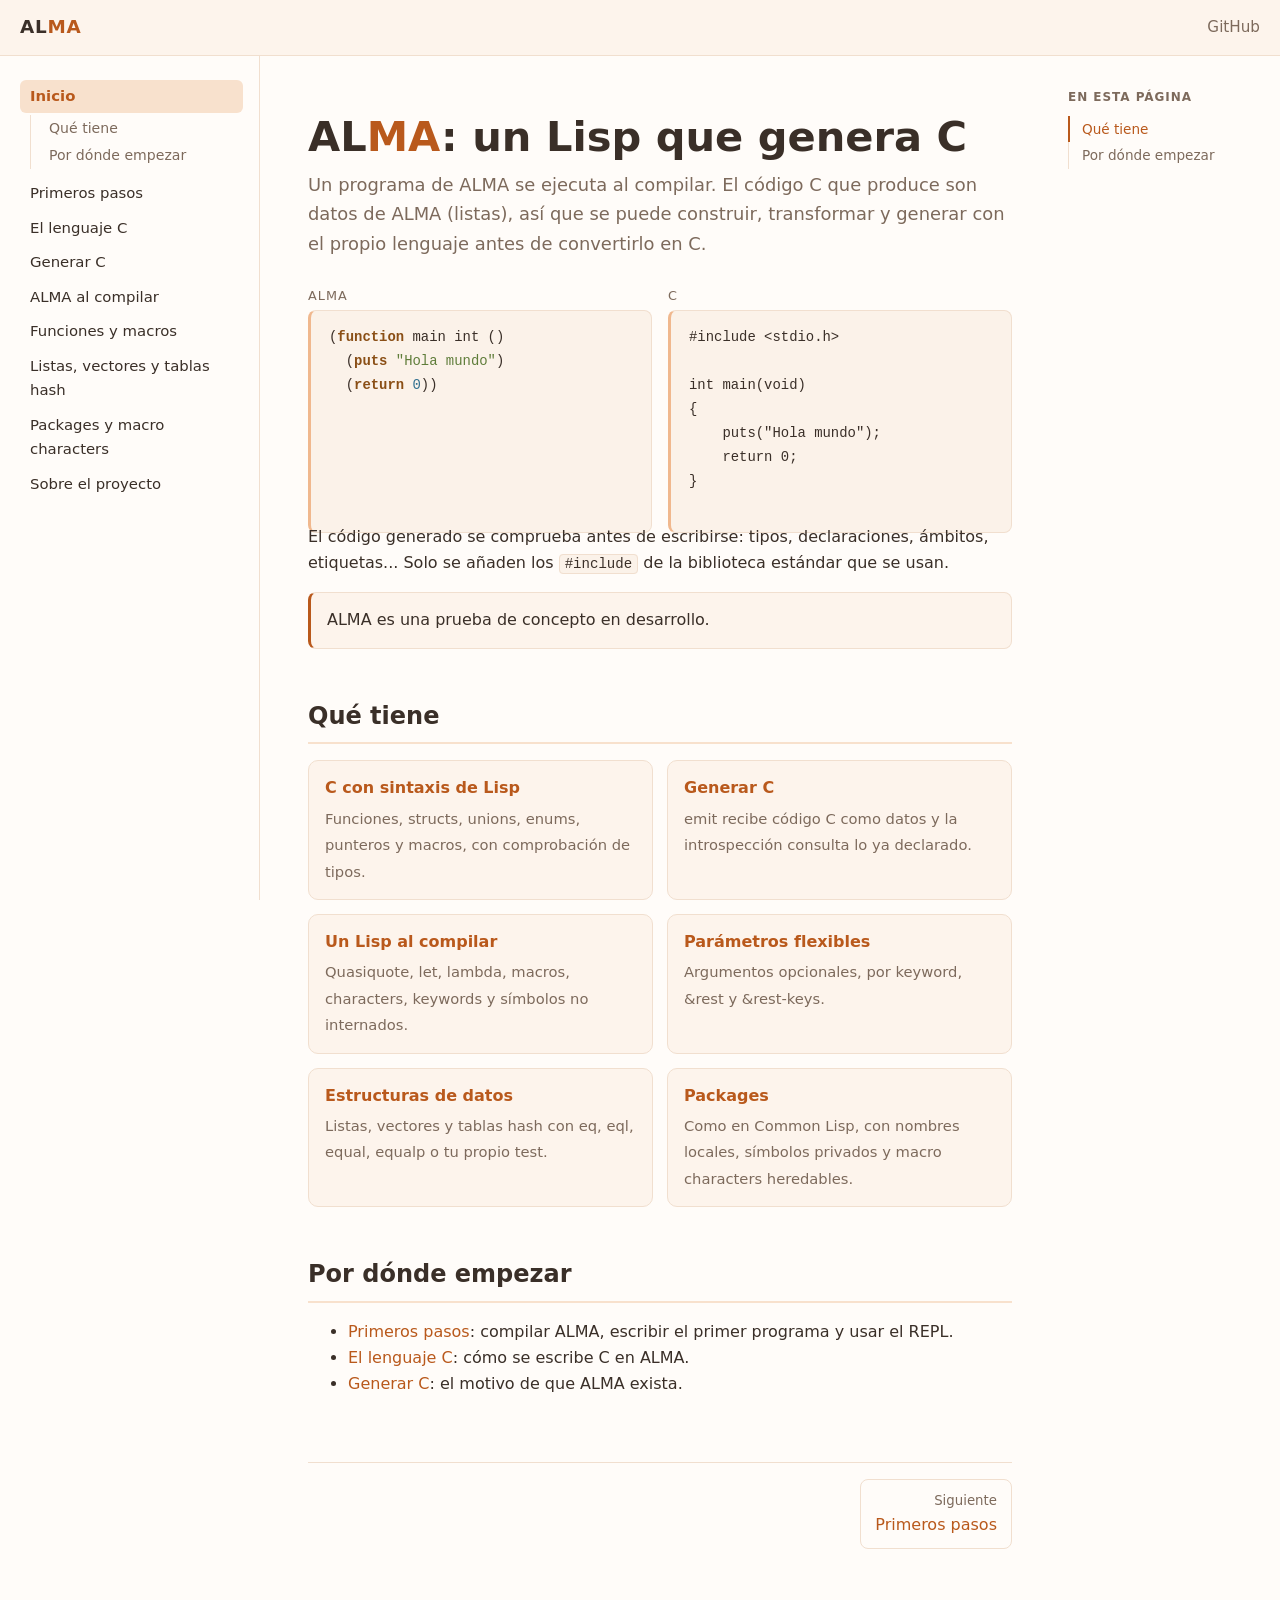
<file: docs/index.html>
<!doctype html>
<html lang="es">
<head>
    <meta charset="utf-8">
    <meta name="viewport" content="width=device-width, initial-scale=1">
    <title>ALMA · Un Lisp que genera C</title>
    <meta name="description" content="ALMA es un lenguaje de la familia Lisp que genera código C.">
    <link rel="stylesheet" href="assets/style.css">
    <script src="assets/site.js" defer></script>
</head>
<body>
    <header class="topbar">
        <button class="menu-button" aria-label="Menú">☰</button>
        <a class="brand" href="index.html">AL<span>MA</span></a>
        <span class="spacer"></span>
        <a class="github" href="https://github.com/HectareaGalbis/ALMA">GitHub</a>
    </header>
    <div class="layout">
        <nav class="sidebar" id="sidebar"></nav>
        <main class="content">
            <section class="hero">
                <h1>AL<span>MA</span>: un Lisp que genera C</h1>
                <p class="lead">
                    Un programa de ALMA se ejecuta al compilar. El código C que produce son datos
                    de ALMA (listas), así que se puede construir, transformar y generar con el
                    propio lenguaje antes de convertirlo en C.
                </p>
            </section>

            <div class="side-by-side">
                <div>
                    <div class="label">ALMA</div>
<pre><code class="lisp">(function main int ()
  (puts "Hola mundo")
  (return 0))</code></pre>
                </div>
                <div>
                    <div class="label">C</div>
<pre><code>#include &lt;stdio.h&gt;

int main(void)
{
    puts("Hola mundo");
    return 0;
}</code></pre>
                </div>
            </div>

            <p>
                El código generado se comprueba antes de escribirse: tipos, declaraciones, ámbitos,
                etiquetas... Solo se añaden los <code>#include</code> de la biblioteca estándar que
                se usan.
            </p>

            <div class="note">
                <p>ALMA es una prueba de concepto en desarrollo.</p>
            </div>

            <h2>Qué tiene</h2>
            <div class="cards">
                <a class="card" href="c.html">
                    <strong>C con sintaxis de Lisp</strong>
                    <span>Funciones, structs, unions, enums, punteros y macros, con comprobación de tipos.</span>
                </a>
                <a class="card" href="generar-c.html">
                    <strong>Generar C</strong>
                    <span>emit recibe código C como datos y la introspección consulta lo ya declarado.</span>
                </a>
                <a class="card" href="lenguaje.html">
                    <strong>Un Lisp al compilar</strong>
                    <span>Quasiquote, let, lambda, macros, characters, keywords y símbolos no internados.</span>
                </a>
                <a class="card" href="procedimientos.html">
                    <strong>Parámetros flexibles</strong>
                    <span>Argumentos opcionales, por keyword, &amp;rest y &amp;rest-keys.</span>
                </a>
                <a class="card" href="datos.html">
                    <strong>Estructuras de datos</strong>
                    <span>Listas, vectores y tablas hash con eq, eql, equal, equalp o tu propio test.</span>
                </a>
                <a class="card" href="packages.html">
                    <strong>Packages</strong>
                    <span>Como en Common Lisp, con nombres locales, símbolos privados y macro characters heredables.</span>
                </a>
            </div>

            <h2>Por dónde empezar</h2>
            <ul>
                <li><a href="empezar.html">Primeros pasos</a>: compilar ALMA, escribir el primer programa y usar el REPL.</li>
                <li><a href="c.html">El lenguaje C</a>: cómo se escribe C en ALMA.</li>
                <li><a href="generar-c.html">Generar C</a>: el motivo de que ALMA exista.</li>
            </ul>

            <nav class="pager" id="pager"></nav>
        </main>
        <aside class="toc" id="toc"></aside>
    </div>
</body>
</html>
</file>
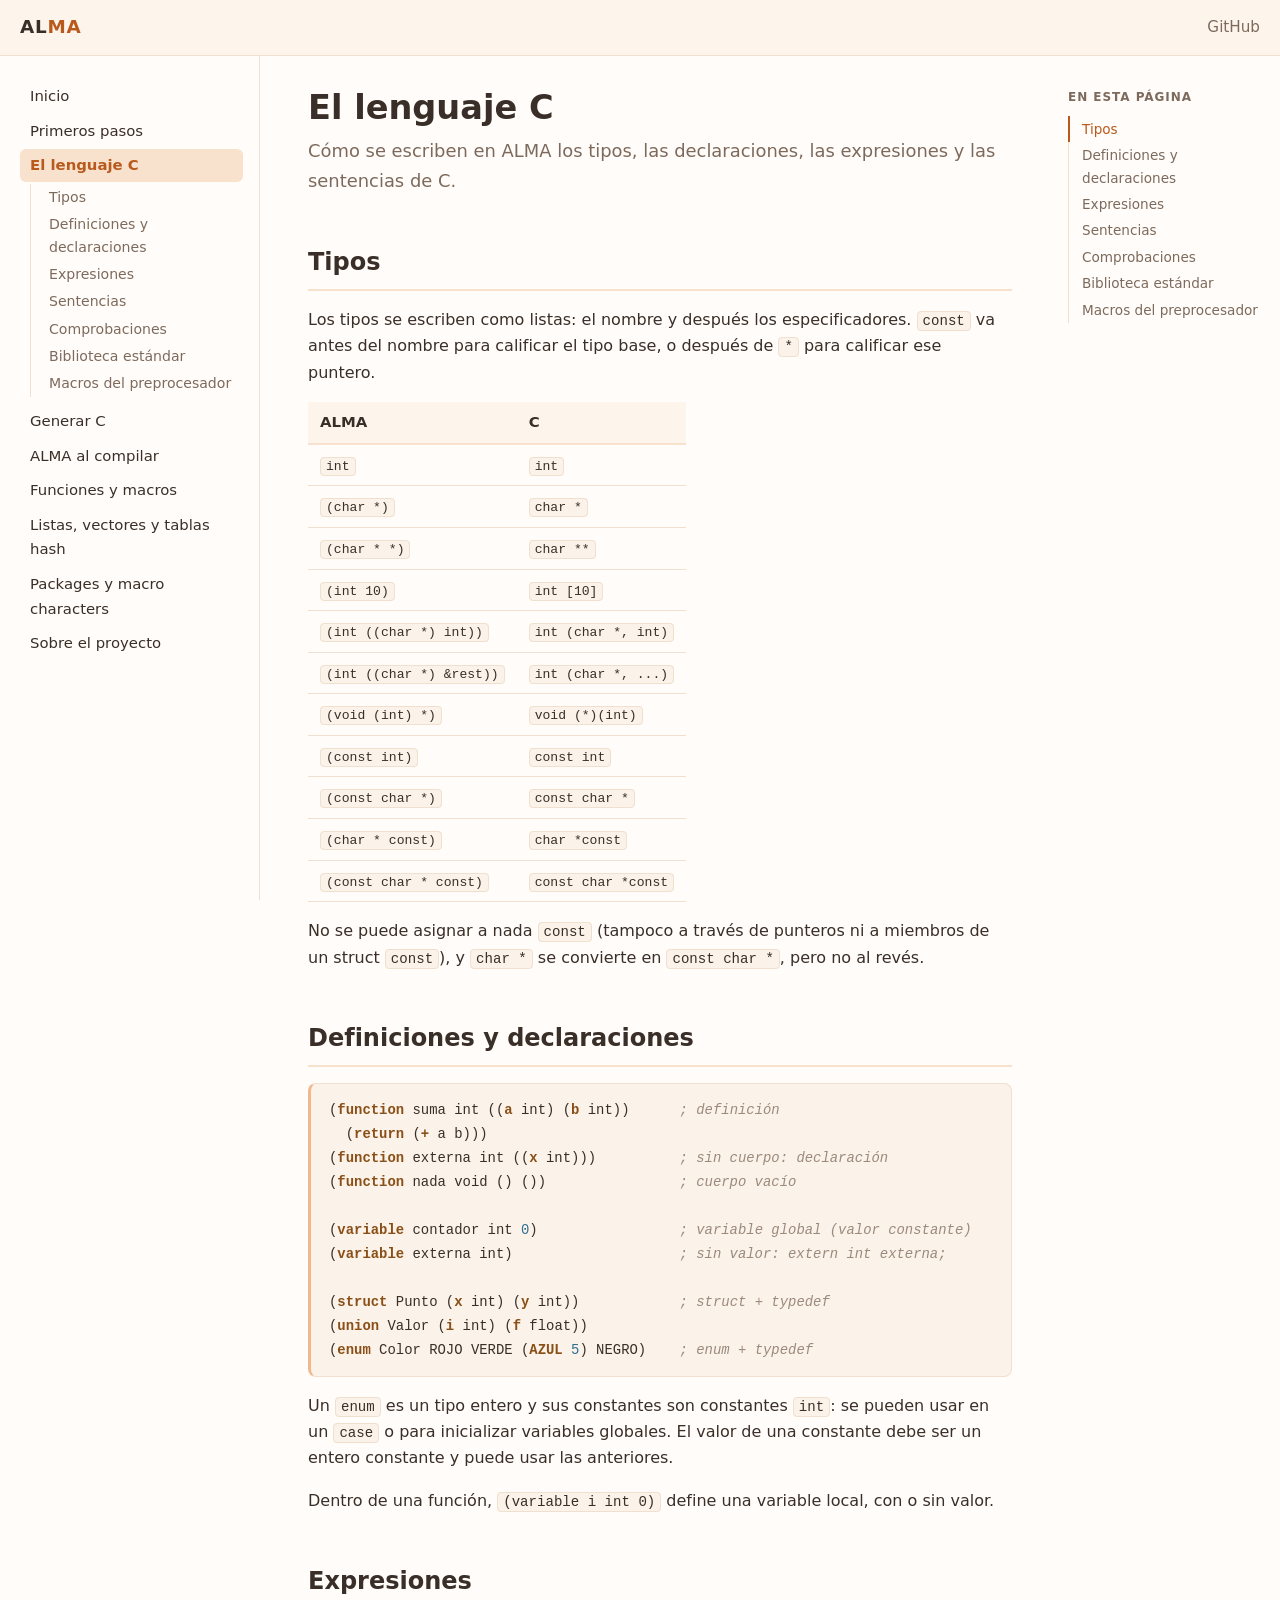
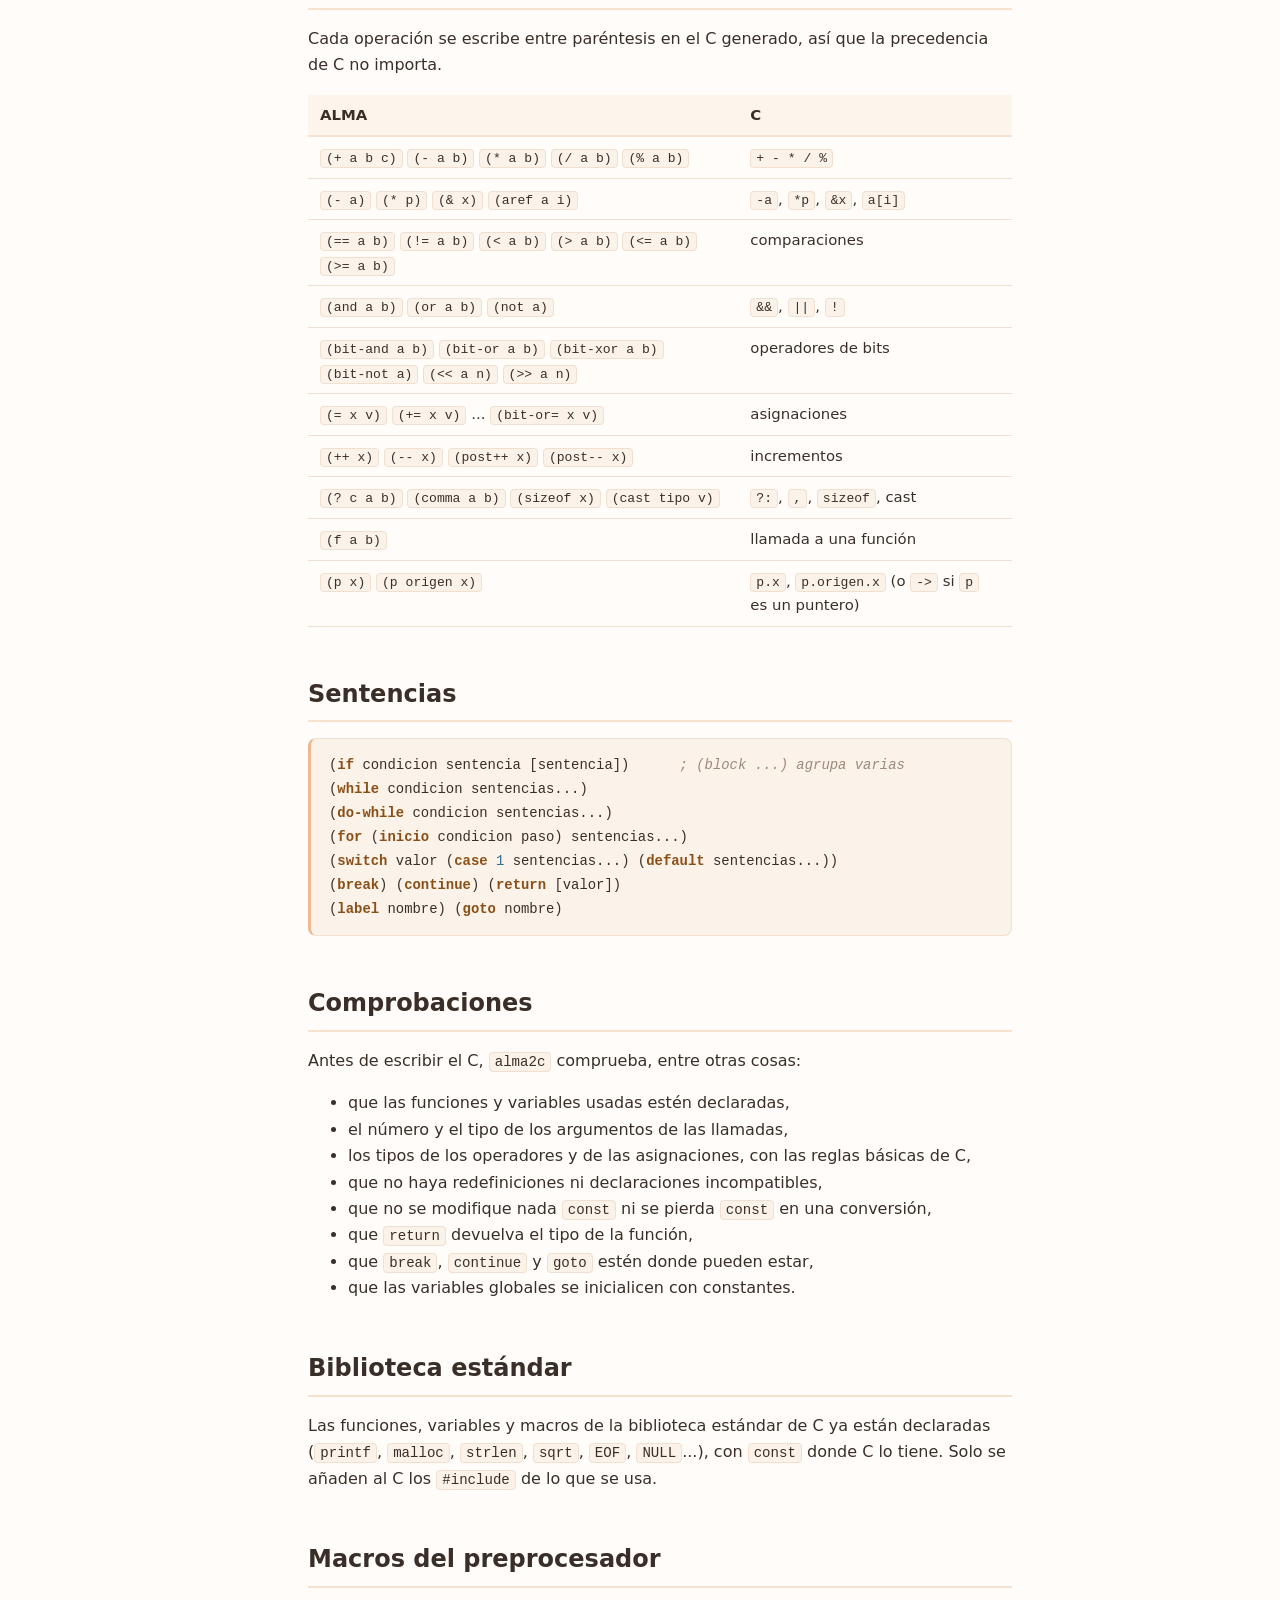
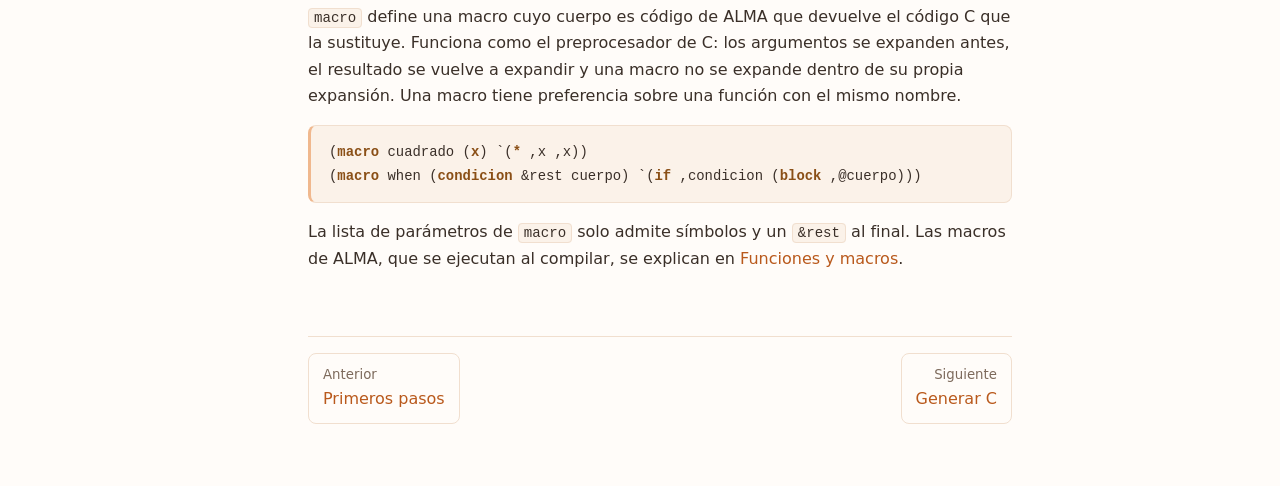
<file: docs/c.html>
<!doctype html>
<html lang="es">
<head>
    <meta charset="utf-8">
    <meta name="viewport" content="width=device-width, initial-scale=1">
    <title>El lenguaje C · ALMA</title>
    <link rel="stylesheet" href="assets/style.css">
    <script src="assets/site.js" defer></script>
</head>
<body>
    <header class="topbar">
        <button class="menu-button" aria-label="Menú">☰</button>
        <a class="brand" href="index.html">AL<span>MA</span></a>
        <span class="spacer"></span>
        <a class="github" href="https://github.com/HectareaGalbis/ALMA">GitHub</a>
    </header>
    <div class="layout">
        <nav class="sidebar" id="sidebar"></nav>
        <main class="content">
            <h1>El lenguaje C</h1>
            <p class="lead">Cómo se escriben en ALMA los tipos, las declaraciones, las expresiones y las sentencias de C.</p>

            <h2>Tipos</h2>
            <p>
                Los tipos se escriben como listas: el nombre y después los especificadores.
                <code>const</code> va antes del nombre para calificar el tipo base, o después de
                <code>*</code> para calificar ese puntero.
            </p>
            <table>
                <tr><th>ALMA</th><th>C</th></tr>
                <tr><td><code>int</code></td><td><code>int</code></td></tr>
                <tr><td><code>(char *)</code></td><td><code>char *</code></td></tr>
                <tr><td><code>(char * *)</code></td><td><code>char **</code></td></tr>
                <tr><td><code>(int 10)</code></td><td><code>int [10]</code></td></tr>
                <tr><td><code>(int ((char *) int))</code></td><td><code>int (char *, int)</code></td></tr>
                <tr><td><code>(int ((char *) &amp;rest))</code></td><td><code>int (char *, ...)</code></td></tr>
                <tr><td><code>(void (int) *)</code></td><td><code>void (*)(int)</code></td></tr>
                <tr><td><code>(const int)</code></td><td><code>const int</code></td></tr>
                <tr><td><code>(const char *)</code></td><td><code>const char *</code></td></tr>
                <tr><td><code>(char * const)</code></td><td><code>char *const</code></td></tr>
                <tr><td><code>(const char * const)</code></td><td><code>const char *const</code></td></tr>
            </table>
            <p>
                No se puede asignar a nada <code>const</code> (tampoco a través de punteros ni a
                miembros de un struct <code>const</code>), y <code>char *</code> se convierte en
                <code>const char *</code>, pero no al revés.
            </p>

            <h2>Definiciones y declaraciones</h2>
<pre><code class="lisp">(function suma int ((a int) (b int))      ; definición
  (return (+ a b)))
(function externa int ((x int)))          ; sin cuerpo: declaración
(function nada void () ())                ; cuerpo vacío

(variable contador int 0)                 ; variable global (valor constante)
(variable externa int)                    ; sin valor: extern int externa;

(struct Punto (x int) (y int))            ; struct + typedef
(union Valor (i int) (f float))
(enum Color ROJO VERDE (AZUL 5) NEGRO)    ; enum + typedef</code></pre>
            <p>
                Un <code>enum</code> es un tipo entero y sus constantes son constantes
                <code>int</code>: se pueden usar en un <code>case</code> o para inicializar
                variables globales. El valor de una constante debe ser un entero constante y puede
                usar las anteriores.
            </p>
            <p>
                Dentro de una función, <code>(variable i int 0)</code> define una variable local,
                con o sin valor.
            </p>

            <h2>Expresiones</h2>
            <p>
                Cada operación se escribe entre paréntesis en el C generado, así que la precedencia
                de C no importa.
            </p>
            <table>
                <tr><th>ALMA</th><th>C</th></tr>
                <tr><td><code>(+ a b c)</code> <code>(- a b)</code> <code>(* a b)</code> <code>(/ a b)</code> <code>(% a b)</code></td><td><code>+ - * / %</code></td></tr>
                <tr><td><code>(- a)</code> <code>(* p)</code> <code>(&amp; x)</code> <code>(aref a i)</code></td><td><code>-a</code>, <code>*p</code>, <code>&amp;x</code>, <code>a[i]</code></td></tr>
                <tr><td><code>(== a b)</code> <code>(!= a b)</code> <code>(&lt; a b)</code> <code>(&gt; a b)</code> <code>(&lt;= a b)</code> <code>(&gt;= a b)</code></td><td>comparaciones</td></tr>
                <tr><td><code>(and a b)</code> <code>(or a b)</code> <code>(not a)</code></td><td><code>&amp;&amp;</code>, <code>||</code>, <code>!</code></td></tr>
                <tr><td><code>(bit-and a b)</code> <code>(bit-or a b)</code> <code>(bit-xor a b)</code> <code>(bit-not a)</code> <code>(&lt;&lt; a n)</code> <code>(&gt;&gt; a n)</code></td><td>operadores de bits</td></tr>
                <tr><td><code>(= x v)</code> <code>(+= x v)</code> ... <code>(bit-or= x v)</code></td><td>asignaciones</td></tr>
                <tr><td><code>(++ x)</code> <code>(-- x)</code> <code>(post++ x)</code> <code>(post-- x)</code></td><td>incrementos</td></tr>
                <tr><td><code>(? c a b)</code> <code>(comma a b)</code> <code>(sizeof x)</code> <code>(cast tipo v)</code></td><td><code>?:</code>, <code>,</code>, <code>sizeof</code>, cast</td></tr>
                <tr><td><code>(f a b)</code></td><td>llamada a una función</td></tr>
                <tr><td><code>(p x)</code> <code>(p origen x)</code></td><td><code>p.x</code>, <code>p.origen.x</code> (o <code>-&gt;</code> si <code>p</code> es un puntero)</td></tr>
            </table>

            <h2>Sentencias</h2>
<pre><code class="lisp">(if condicion sentencia [sentencia])      ; (block ...) agrupa varias
(while condicion sentencias...)
(do-while condicion sentencias...)
(for (inicio condicion paso) sentencias...)
(switch valor (case 1 sentencias...) (default sentencias...))
(break) (continue) (return [valor])
(label nombre) (goto nombre)</code></pre>

            <h2>Comprobaciones</h2>
            <p>Antes de escribir el C, <code>alma2c</code> comprueba, entre otras cosas:</p>
            <ul>
                <li>que las funciones y variables usadas estén declaradas,</li>
                <li>el número y el tipo de los argumentos de las llamadas,</li>
                <li>los tipos de los operadores y de las asignaciones, con las reglas básicas de C,</li>
                <li>que no haya redefiniciones ni declaraciones incompatibles,</li>
                <li>que no se modifique nada <code>const</code> ni se pierda <code>const</code> en una conversión,</li>
                <li>que <code>return</code> devuelva el tipo de la función,</li>
                <li>que <code>break</code>, <code>continue</code> y <code>goto</code> estén donde pueden estar,</li>
                <li>que las variables globales se inicialicen con constantes.</li>
            </ul>

            <h2>Biblioteca estándar</h2>
            <p>
                Las funciones, variables y macros de la biblioteca estándar de C ya están declaradas
                (<code>printf</code>, <code>malloc</code>, <code>strlen</code>, <code>sqrt</code>,
                <code>EOF</code>, <code>NULL</code>...), con <code>const</code> donde C lo tiene.
                Solo se añaden al C los <code>#include</code> de lo que se usa.
            </p>

            <h2>Macros del preprocesador</h2>
            <p>
                <code>macro</code> define una macro cuyo cuerpo es código de ALMA que devuelve el
                código C que la sustituye. Funciona como el preprocesador de C: los argumentos se
                expanden antes, el resultado se vuelve a expandir y una macro no se expande dentro
                de su propia expansión. Una macro tiene preferencia sobre una función con el mismo
                nombre.
            </p>
<pre><code class="lisp">(macro cuadrado (x) `(* ,x ,x))
(macro when (condicion &amp;rest cuerpo) `(if ,condicion (block ,@cuerpo)))</code></pre>
            <p>
                La lista de parámetros de <code>macro</code> solo admite símbolos y un
                <code>&amp;rest</code> al final. Las macros de ALMA, que se ejecutan al compilar, se
                explican en <a href="procedimientos.html">Funciones y macros</a>.
            </p>

            <nav class="pager" id="pager"></nav>
        </main>
        <aside class="toc" id="toc"></aside>
    </div>
</body>
</html>
</file>
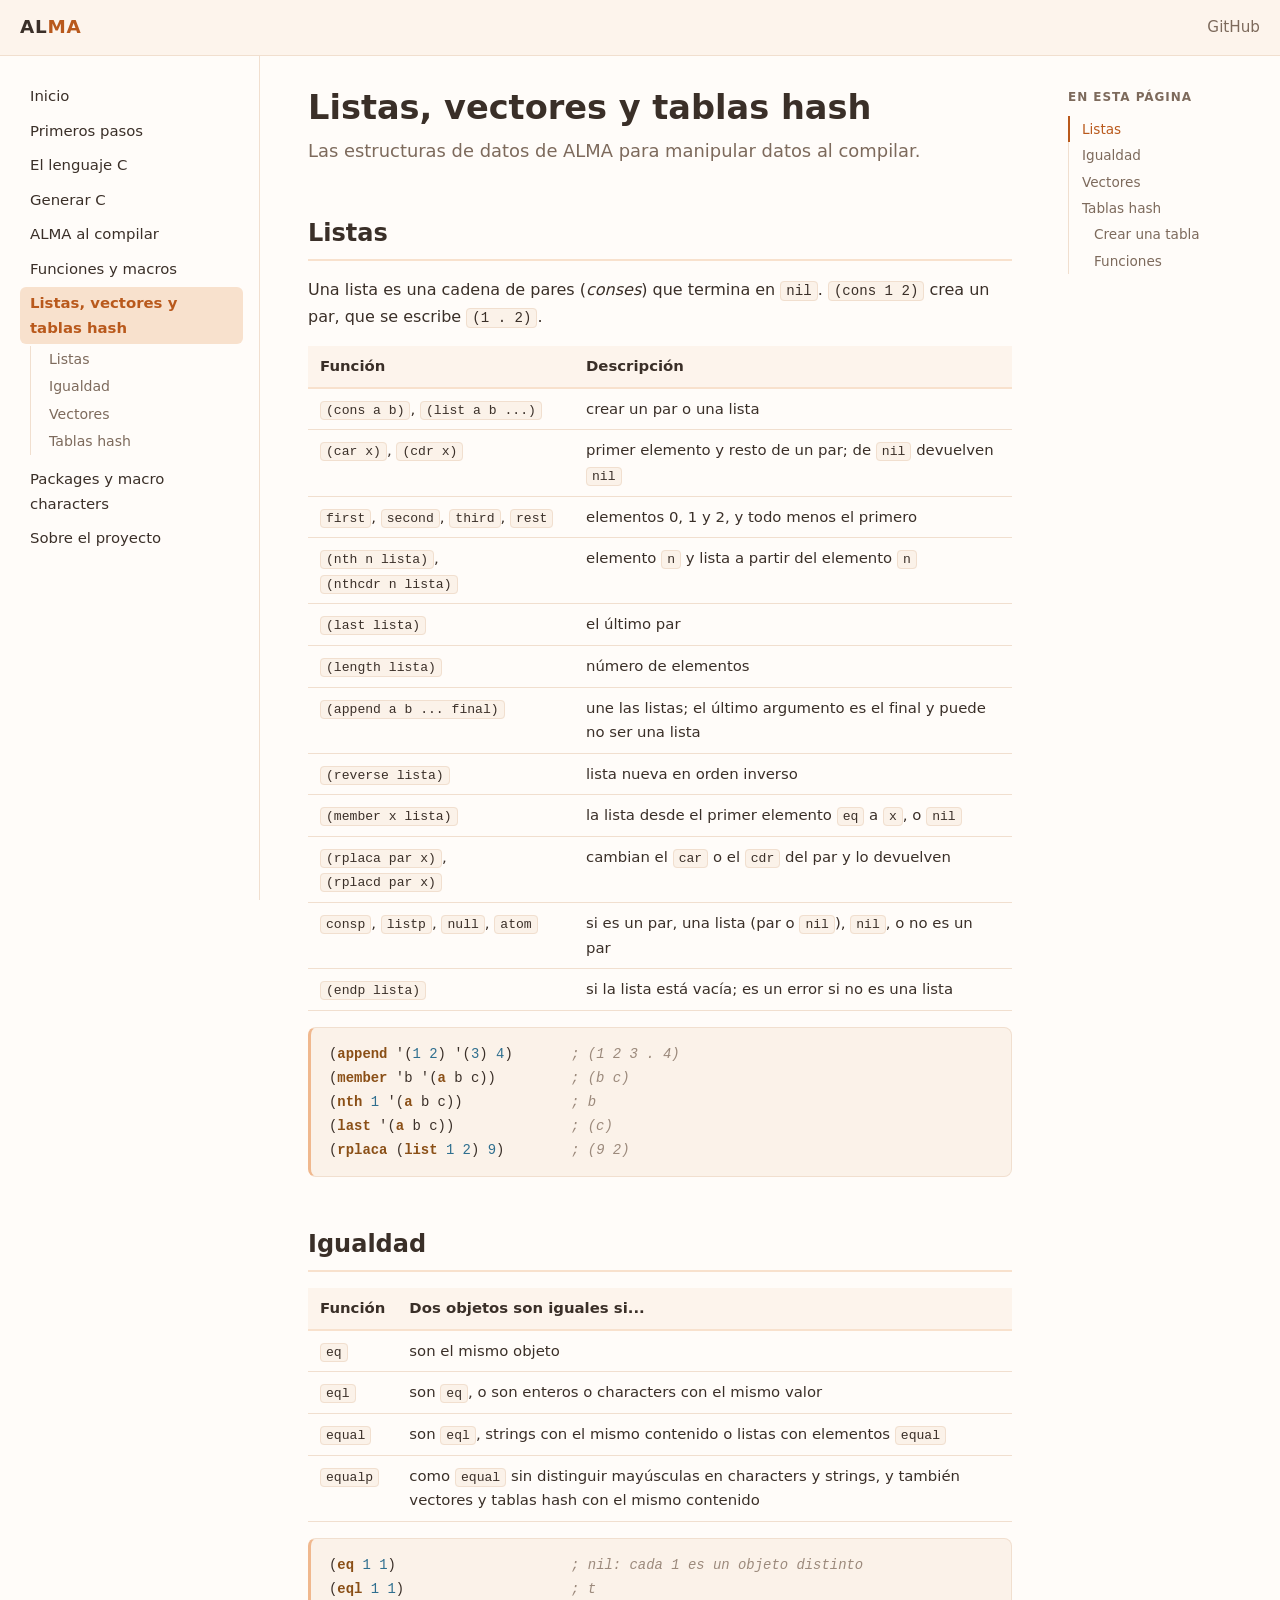
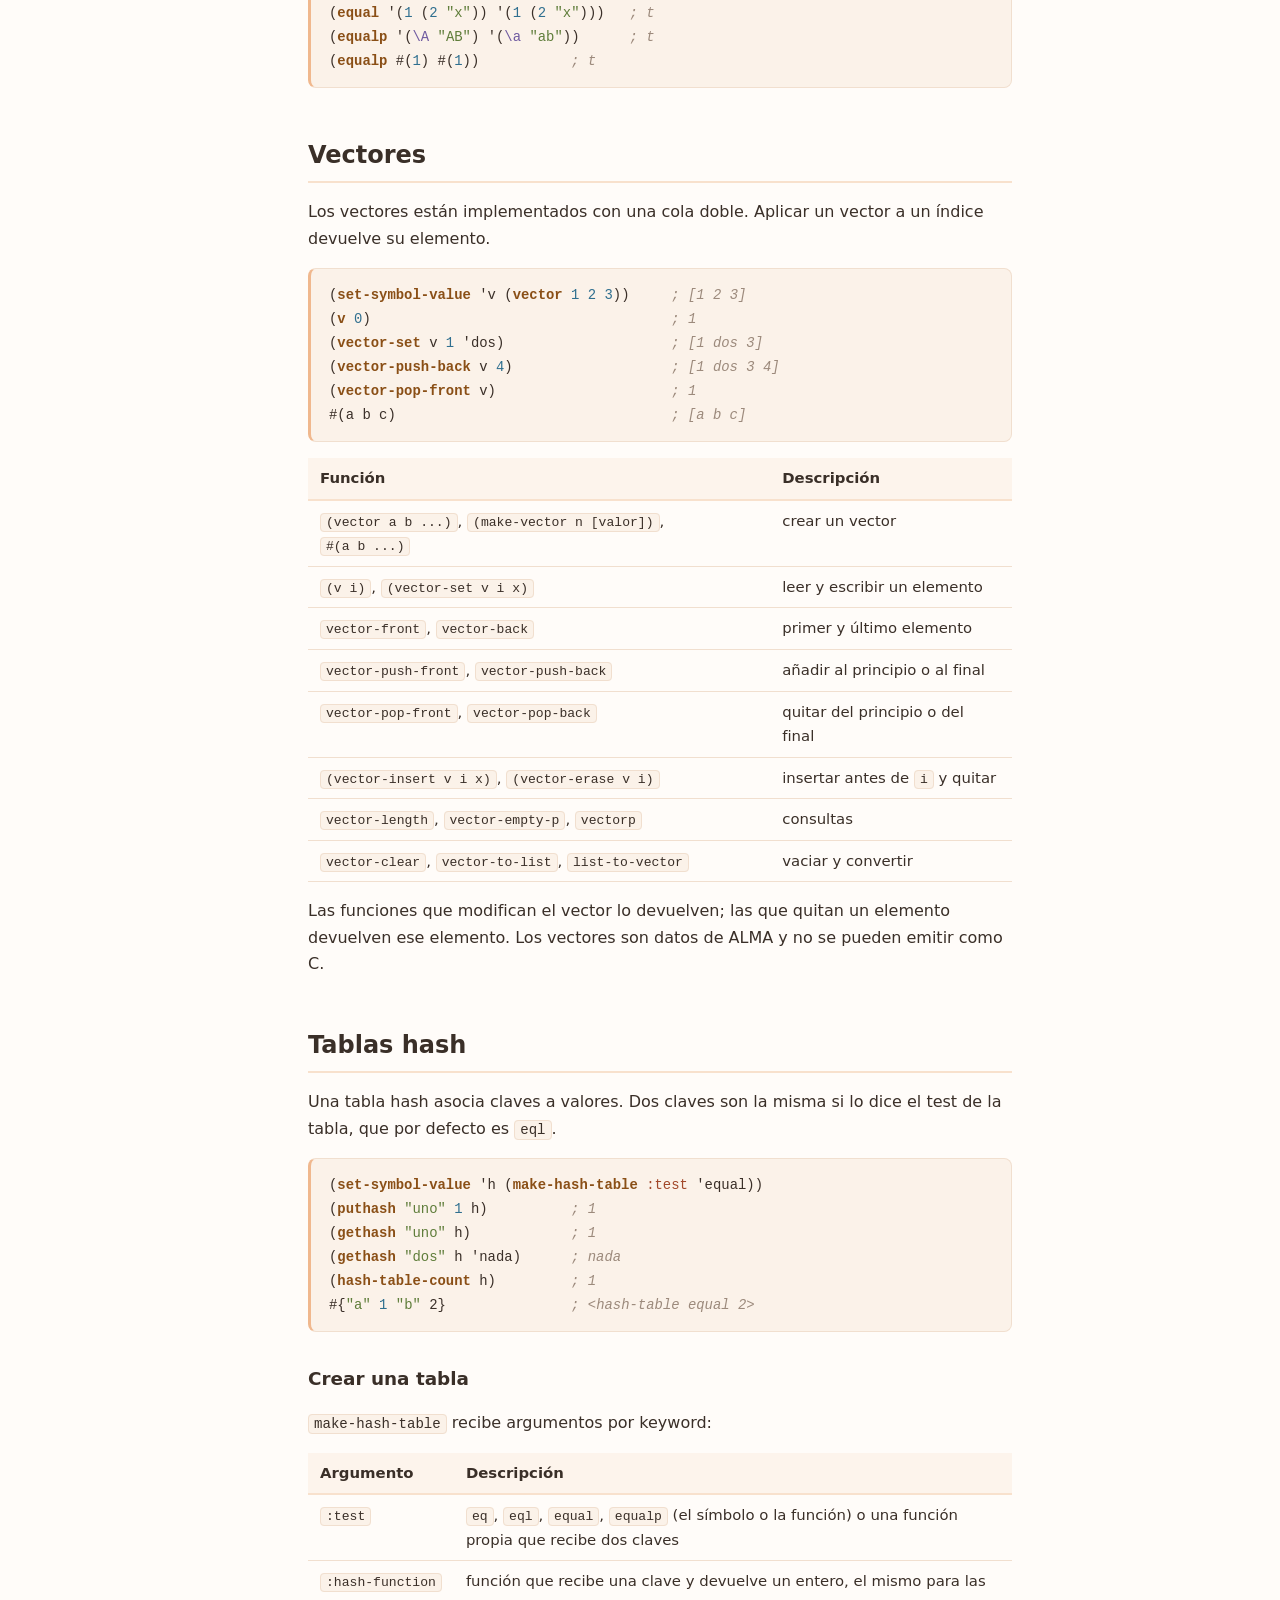
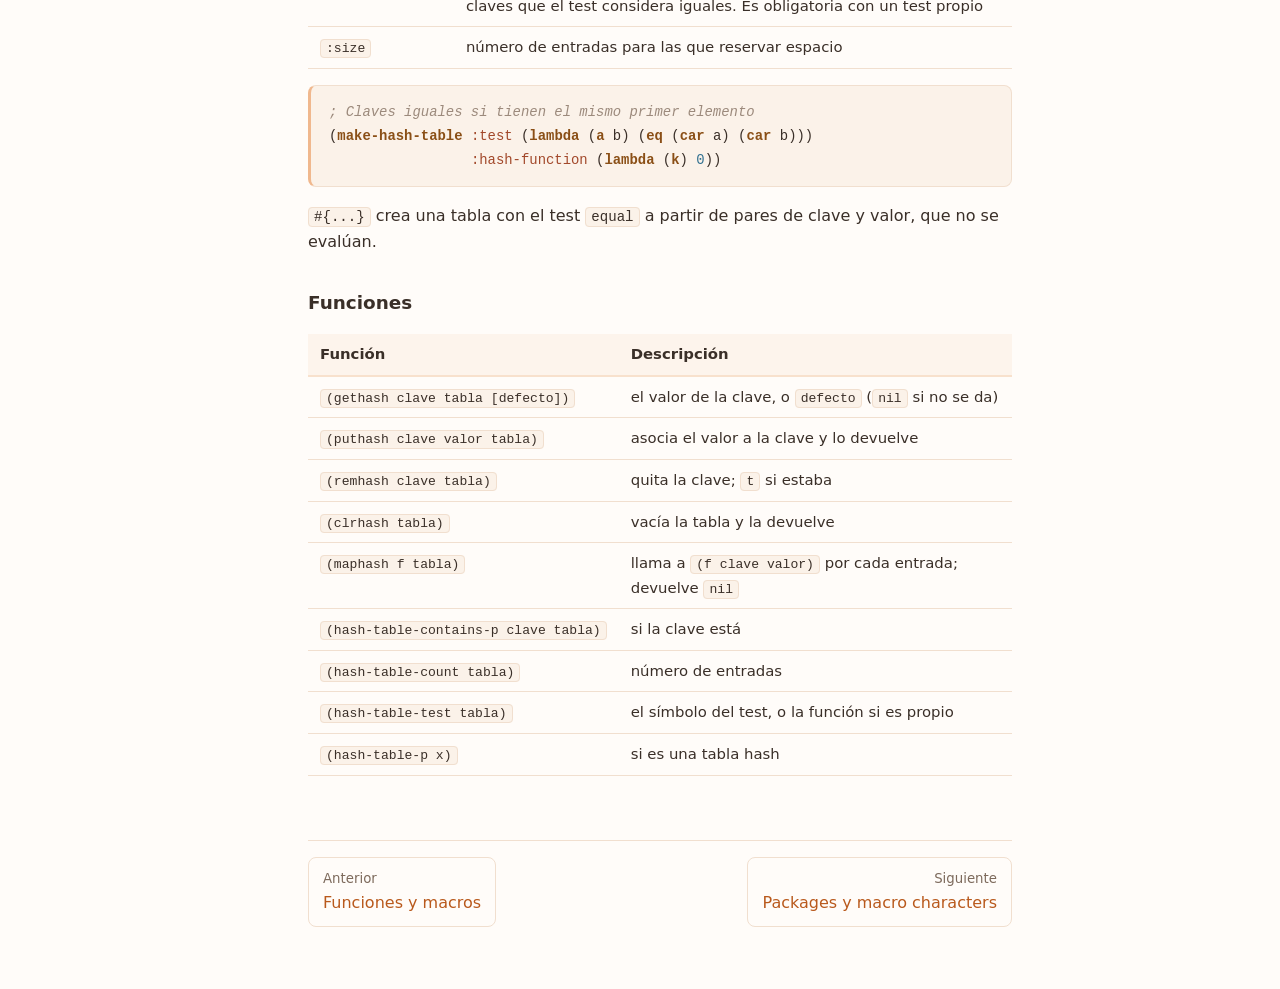
<file: docs/datos.html>
<!doctype html>
<html lang="es">
<head>
    <meta charset="utf-8">
    <meta name="viewport" content="width=device-width, initial-scale=1">
    <title>Listas, vectores y tablas hash · ALMA</title>
    <link rel="stylesheet" href="assets/style.css">
    <script src="assets/site.js" defer></script>
</head>
<body>
    <header class="topbar">
        <button class="menu-button" aria-label="Menú">☰</button>
        <a class="brand" href="index.html">AL<span>MA</span></a>
        <span class="spacer"></span>
        <a class="github" href="https://github.com/HectareaGalbis/ALMA">GitHub</a>
    </header>
    <div class="layout">
        <nav class="sidebar" id="sidebar"></nav>
        <main class="content">
            <h1>Listas, vectores y tablas hash</h1>
            <p class="lead">Las estructuras de datos de ALMA para manipular datos al compilar.</p>

            <h2>Listas</h2>
            <p>
                Una lista es una cadena de pares (<em>conses</em>) que termina en
                <code>nil</code>. <code>(cons 1 2)</code> crea un par, que se escribe
                <code>(1 . 2)</code>.
            </p>
            <table>
                <tr><th>Función</th><th>Descripción</th></tr>
                <tr><td><code>(cons a b)</code>, <code>(list a b ...)</code></td><td>crear un par o una lista</td></tr>
                <tr><td><code>(car x)</code>, <code>(cdr x)</code></td><td>primer elemento y resto de un par; de <code>nil</code> devuelven <code>nil</code></td></tr>
                <tr><td><code>first</code>, <code>second</code>, <code>third</code>, <code>rest</code></td><td>elementos 0, 1 y 2, y todo menos el primero</td></tr>
                <tr><td><code>(nth n lista)</code>, <code>(nthcdr n lista)</code></td><td>elemento <code>n</code> y lista a partir del elemento <code>n</code></td></tr>
                <tr><td><code>(last lista)</code></td><td>el último par</td></tr>
                <tr><td><code>(length lista)</code></td><td>número de elementos</td></tr>
                <tr><td><code>(append a b ... final)</code></td><td>une las listas; el último argumento es el final y puede no ser una lista</td></tr>
                <tr><td><code>(reverse lista)</code></td><td>lista nueva en orden inverso</td></tr>
                <tr><td><code>(member x lista)</code></td><td>la lista desde el primer elemento <code>eq</code> a <code>x</code>, o <code>nil</code></td></tr>
                <tr><td><code>(rplaca par x)</code>, <code>(rplacd par x)</code></td><td>cambian el <code>car</code> o el <code>cdr</code> del par y lo devuelven</td></tr>
                <tr><td><code>consp</code>, <code>listp</code>, <code>null</code>, <code>atom</code></td><td>si es un par, una lista (par o <code>nil</code>), <code>nil</code>, o no es un par</td></tr>
                <tr><td><code>(endp lista)</code></td><td>si la lista está vacía; es un error si no es una lista</td></tr>
            </table>
<pre><code class="lisp">(append '(1 2) '(3) 4)       ; (1 2 3 . 4)
(member 'b '(a b c))         ; (b c)
(nth 1 '(a b c))             ; b
(last '(a b c))              ; (c)
(rplaca (list 1 2) 9)        ; (9 2)</code></pre>

            <h2>Igualdad</h2>
            <table>
                <tr><th>Función</th><th>Dos objetos son iguales si...</th></tr>
                <tr><td><code>eq</code></td><td>son el mismo objeto</td></tr>
                <tr><td><code>eql</code></td><td>son <code>eq</code>, o son enteros o characters con el mismo valor</td></tr>
                <tr><td><code>equal</code></td><td>son <code>eql</code>, strings con el mismo contenido o listas con elementos <code>equal</code></td></tr>
                <tr><td><code>equalp</code></td><td>como <code>equal</code> sin distinguir mayúsculas en characters y strings, y también vectores y tablas hash con el mismo contenido</td></tr>
            </table>
<pre><code class="lisp">(eq 1 1)                     ; nil: cada 1 es un objeto distinto
(eql 1 1)                    ; t
(equal '(1 (2 "x")) '(1 (2 "x")))   ; t
(equalp '(\A "AB") '(\a "ab"))      ; t
(equalp #(1) #(1))           ; t</code></pre>

            <h2>Vectores</h2>
            <p>
                Los vectores están implementados con una cola doble. Aplicar un vector a un índice
                devuelve su elemento.
            </p>
<pre><code class="lisp">(set-symbol-value 'v (vector 1 2 3))     ; [1 2 3]
(v 0)                                    ; 1
(vector-set v 1 'dos)                    ; [1 dos 3]
(vector-push-back v 4)                   ; [1 dos 3 4]
(vector-pop-front v)                     ; 1
#(a b c)                                 ; [a b c]</code></pre>
            <table>
                <tr><th>Función</th><th>Descripción</th></tr>
                <tr><td><code>(vector a b ...)</code>, <code>(make-vector n [valor])</code>, <code>#(a b ...)</code></td><td>crear un vector</td></tr>
                <tr><td><code>(v i)</code>, <code>(vector-set v i x)</code></td><td>leer y escribir un elemento</td></tr>
                <tr><td><code>vector-front</code>, <code>vector-back</code></td><td>primer y último elemento</td></tr>
                <tr><td><code>vector-push-front</code>, <code>vector-push-back</code></td><td>añadir al principio o al final</td></tr>
                <tr><td><code>vector-pop-front</code>, <code>vector-pop-back</code></td><td>quitar del principio o del final</td></tr>
                <tr><td><code>(vector-insert v i x)</code>, <code>(vector-erase v i)</code></td><td>insertar antes de <code>i</code> y quitar</td></tr>
                <tr><td><code>vector-length</code>, <code>vector-empty-p</code>, <code>vectorp</code></td><td>consultas</td></tr>
                <tr><td><code>vector-clear</code>, <code>vector-to-list</code>, <code>list-to-vector</code></td><td>vaciar y convertir</td></tr>
            </table>
            <p>
                Las funciones que modifican el vector lo devuelven; las que quitan un elemento
                devuelven ese elemento. Los vectores son datos de ALMA y no se pueden emitir como C.
            </p>

            <h2>Tablas hash</h2>
            <p>
                Una tabla hash asocia claves a valores. Dos claves son la misma si lo dice el test
                de la tabla, que por defecto es <code>eql</code>.
            </p>
<pre><code class="lisp">(set-symbol-value 'h (make-hash-table :test 'equal))
(puthash "uno" 1 h)          ; 1
(gethash "uno" h)            ; 1
(gethash "dos" h 'nada)      ; nada
(hash-table-count h)         ; 1
#{"a" 1 "b" 2}               ; &lt;hash-table equal 2&gt;</code></pre>

            <h3>Crear una tabla</h3>
            <p><code>make-hash-table</code> recibe argumentos por keyword:</p>
            <table>
                <tr><th>Argumento</th><th>Descripción</th></tr>
                <tr><td><code>:test</code></td><td><code>eq</code>, <code>eql</code>, <code>equal</code>, <code>equalp</code> (el símbolo o la función) o una función propia que recibe dos claves</td></tr>
                <tr><td><code>:hash-function</code></td><td>función que recibe una clave y devuelve un entero, el mismo para las claves que el test considera iguales. Es obligatoria con un test propio</td></tr>
                <tr><td><code>:size</code></td><td>número de entradas para las que reservar espacio</td></tr>
            </table>
<pre><code class="lisp">; Claves iguales si tienen el mismo primer elemento
(make-hash-table :test (lambda (a b) (eq (car a) (car b)))
                 :hash-function (lambda (k) 0))</code></pre>
            <p>
                <code>#{...}</code> crea una tabla con el test <code>equal</code> a partir de pares
                de clave y valor, que no se evalúan.
            </p>

            <h3>Funciones</h3>
            <table>
                <tr><th>Función</th><th>Descripción</th></tr>
                <tr><td><code>(gethash clave tabla [defecto])</code></td><td>el valor de la clave, o <code>defecto</code> (<code>nil</code> si no se da)</td></tr>
                <tr><td><code>(puthash clave valor tabla)</code></td><td>asocia el valor a la clave y lo devuelve</td></tr>
                <tr><td><code>(remhash clave tabla)</code></td><td>quita la clave; <code>t</code> si estaba</td></tr>
                <tr><td><code>(clrhash tabla)</code></td><td>vacía la tabla y la devuelve</td></tr>
                <tr><td><code>(maphash f tabla)</code></td><td>llama a <code>(f clave valor)</code> por cada entrada; devuelve <code>nil</code></td></tr>
                <tr><td><code>(hash-table-contains-p clave tabla)</code></td><td>si la clave está</td></tr>
                <tr><td><code>(hash-table-count tabla)</code></td><td>número de entradas</td></tr>
                <tr><td><code>(hash-table-test tabla)</code></td><td>el símbolo del test, o la función si es propio</td></tr>
                <tr><td><code>(hash-table-p x)</code></td><td>si es una tabla hash</td></tr>
            </table>

            <nav class="pager" id="pager"></nav>
        </main>
        <aside class="toc" id="toc"></aside>
    </div>
</body>
</html>
</file>
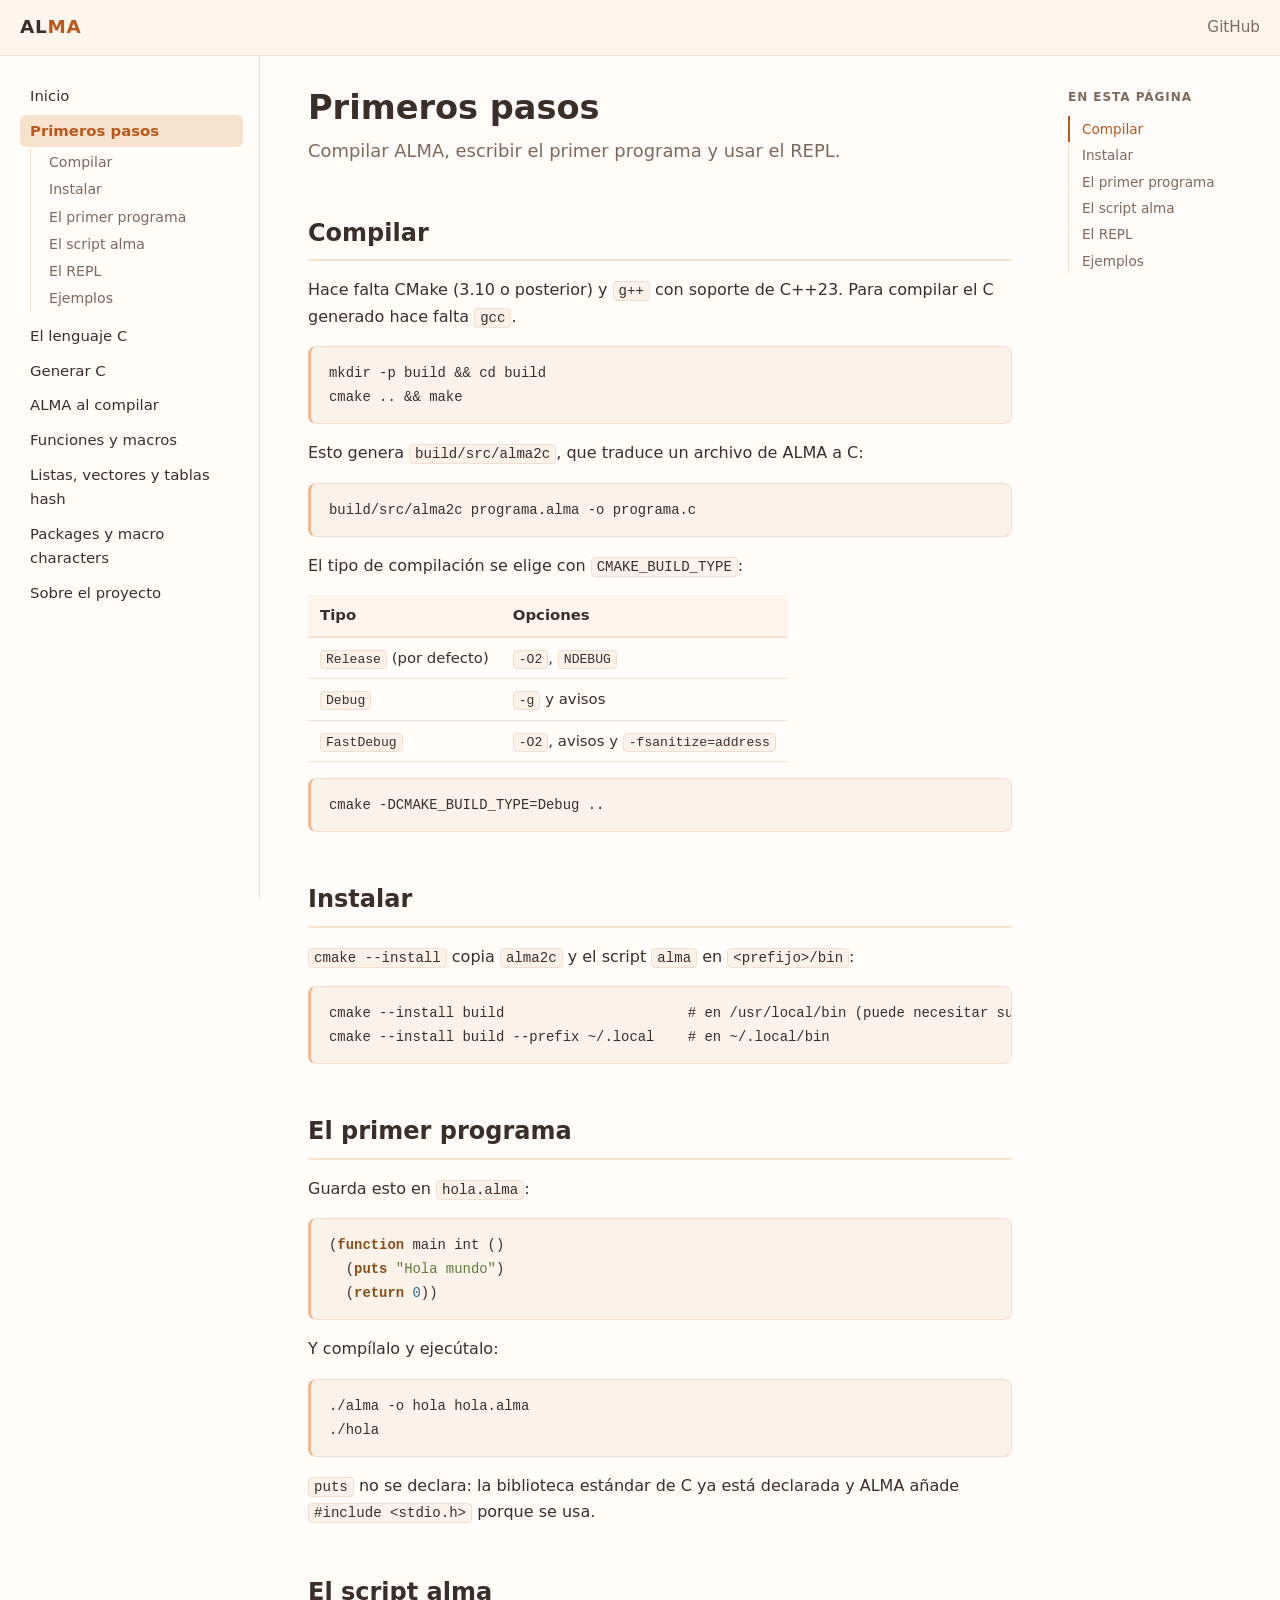
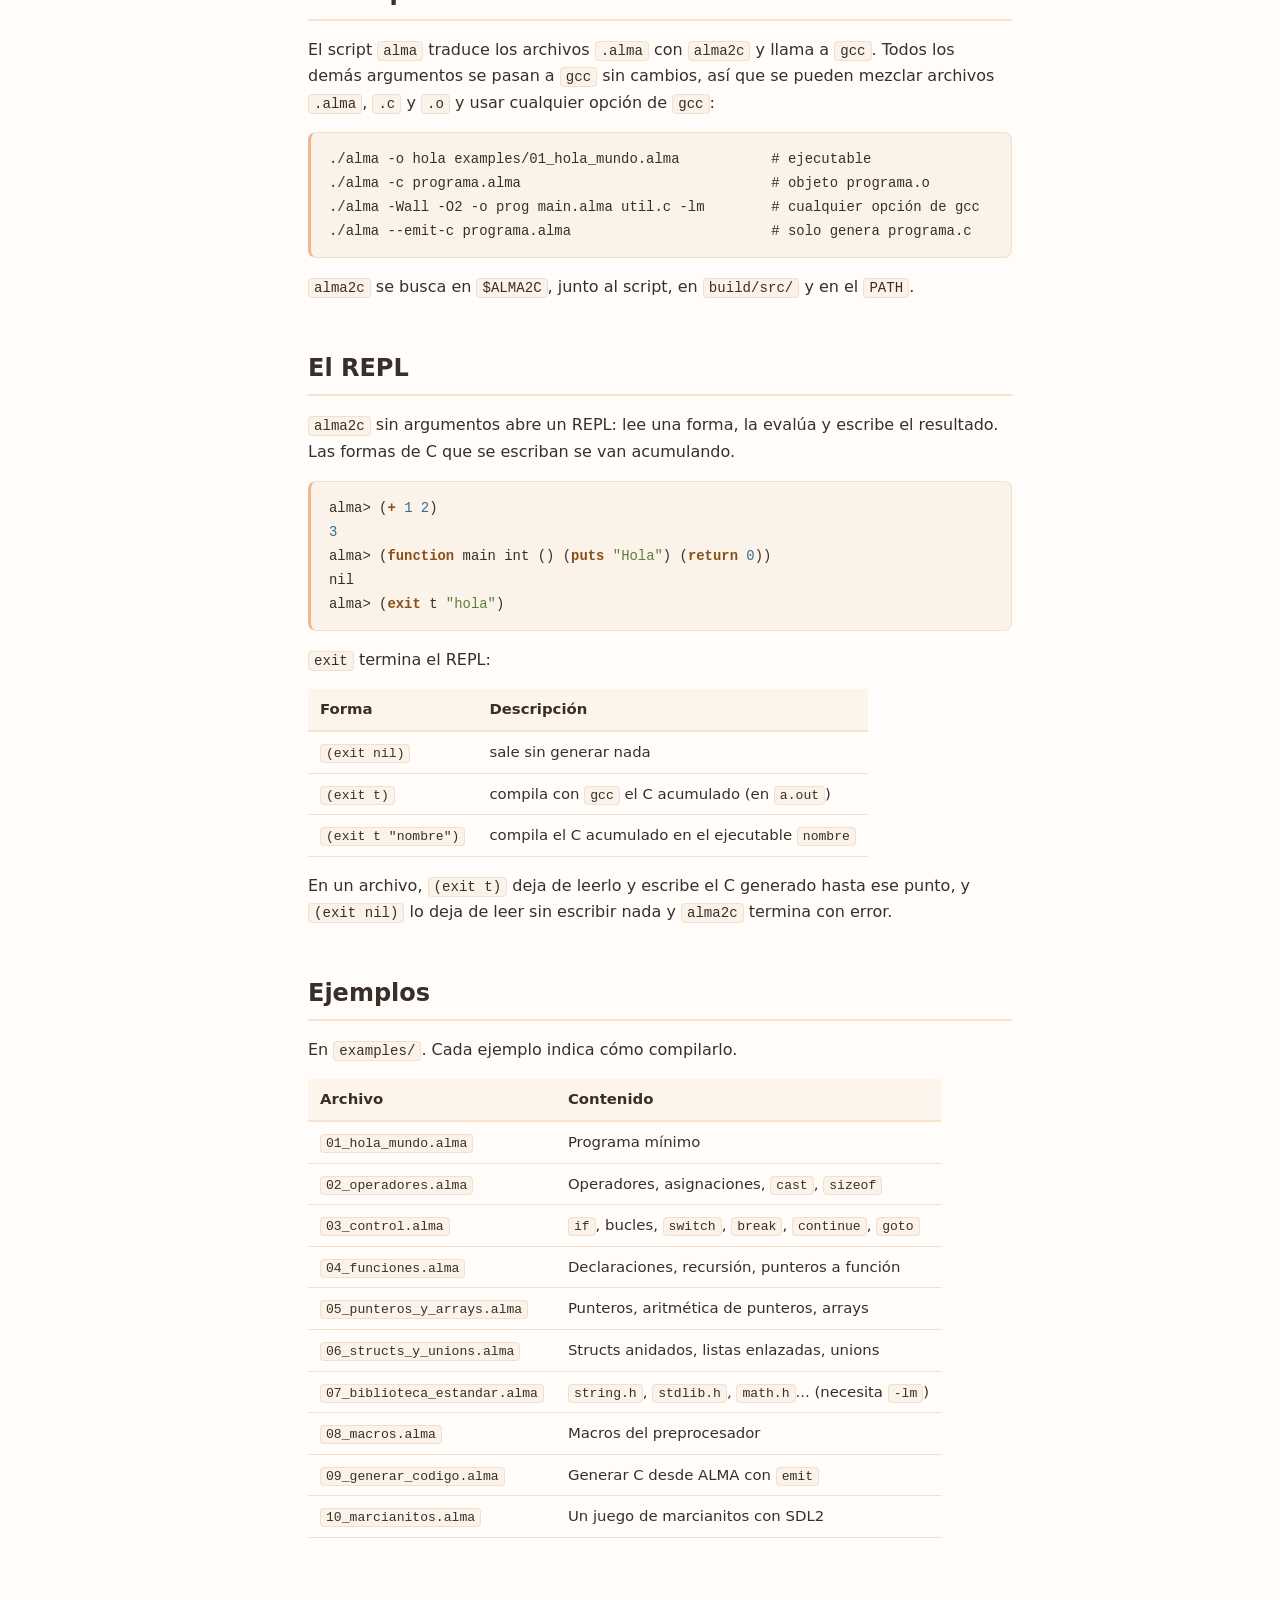
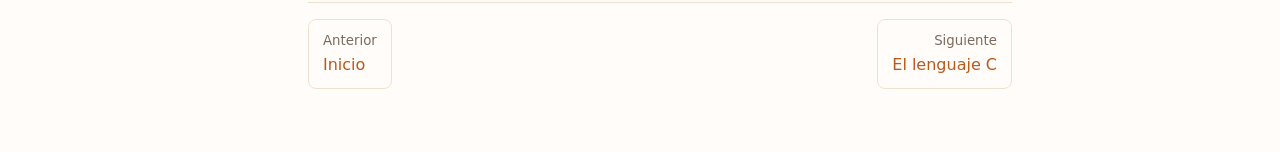
<file: docs/empezar.html>
<!doctype html>
<html lang="es">
<head>
    <meta charset="utf-8">
    <meta name="viewport" content="width=device-width, initial-scale=1">
    <title>Primeros pasos · ALMA</title>
    <link rel="stylesheet" href="assets/style.css">
    <script src="assets/site.js" defer></script>
</head>
<body>
    <header class="topbar">
        <button class="menu-button" aria-label="Menú">☰</button>
        <a class="brand" href="index.html">AL<span>MA</span></a>
        <span class="spacer"></span>
        <a class="github" href="https://github.com/HectareaGalbis/ALMA">GitHub</a>
    </header>
    <div class="layout">
        <nav class="sidebar" id="sidebar"></nav>
        <main class="content">
            <h1>Primeros pasos</h1>
            <p class="lead">Compilar ALMA, escribir el primer programa y usar el REPL.</p>

            <h2>Compilar</h2>
            <p>
                Hace falta CMake (3.10 o posterior) y <code>g++</code> con soporte de C++23. Para
                compilar el C generado hace falta <code>gcc</code>.
            </p>
<pre><code>mkdir -p build &amp;&amp; cd build
cmake .. &amp;&amp; make</code></pre>
            <p>Esto genera <code>build/src/alma2c</code>, que traduce un archivo de ALMA a C:</p>
<pre><code>build/src/alma2c programa.alma -o programa.c</code></pre>
            <p>El tipo de compilación se elige con <code>CMAKE_BUILD_TYPE</code>:</p>
            <table>
                <tr><th>Tipo</th><th>Opciones</th></tr>
                <tr><td><code>Release</code> (por defecto)</td><td><code>-O2</code>, <code>NDEBUG</code></td></tr>
                <tr><td><code>Debug</code></td><td><code>-g</code> y avisos</td></tr>
                <tr><td><code>FastDebug</code></td><td><code>-O2</code>, avisos y <code>-fsanitize=address</code></td></tr>
            </table>
<pre><code>cmake -DCMAKE_BUILD_TYPE=Debug ..</code></pre>

            <h2>Instalar</h2>
            <p><code>cmake --install</code> copia <code>alma2c</code> y el script <code>alma</code> en <code>&lt;prefijo&gt;/bin</code>:</p>
<pre><code>cmake --install build                      # en /usr/local/bin (puede necesitar sudo)
cmake --install build --prefix ~/.local    # en ~/.local/bin</code></pre>

            <h2>El primer programa</h2>
            <p>Guarda esto en <code>hola.alma</code>:</p>
<pre><code class="lisp">(function main int ()
  (puts "Hola mundo")
  (return 0))</code></pre>
            <p>Y compílalo y ejecútalo:</p>
<pre><code>./alma -o hola hola.alma
./hola</code></pre>
            <p>
                <code>puts</code> no se declara: la biblioteca estándar de C ya está declarada y
                ALMA añade <code>#include &lt;stdio.h&gt;</code> porque se usa.
            </p>

            <h2>El script alma</h2>
            <p>
                El script <code>alma</code> traduce los archivos <code>.alma</code> con
                <code>alma2c</code> y llama a <code>gcc</code>. Todos los demás argumentos se pasan
                a <code>gcc</code> sin cambios, así que se pueden mezclar archivos
                <code>.alma</code>, <code>.c</code> y <code>.o</code> y usar cualquier opción de
                <code>gcc</code>:
            </p>
<pre><code>./alma -o hola examples/01_hola_mundo.alma           # ejecutable
./alma -c programa.alma                              # objeto programa.o
./alma -Wall -O2 -o prog main.alma util.c -lm        # cualquier opción de gcc
./alma --emit-c programa.alma                        # solo genera programa.c</code></pre>
            <p>
                <code>alma2c</code> se busca en <code>$ALMA2C</code>, junto al script, en
                <code>build/src/</code> y en el <code>PATH</code>.
            </p>

            <h2>El REPL</h2>
            <p>
                <code>alma2c</code> sin argumentos abre un REPL: lee una forma, la evalúa y escribe
                el resultado. Las formas de C que se escriban se van acumulando.
            </p>
<pre><code class="lisp">alma&gt; (+ 1 2)
3
alma&gt; (function main int () (puts "Hola") (return 0))
nil
alma&gt; (exit t "hola")</code></pre>
            <p><code>exit</code> termina el REPL:</p>
            <table>
                <tr><th>Forma</th><th>Descripción</th></tr>
                <tr><td><code>(exit nil)</code></td><td>sale sin generar nada</td></tr>
                <tr><td><code>(exit t)</code></td><td>compila con <code>gcc</code> el C acumulado (en <code>a.out</code>)</td></tr>
                <tr><td><code>(exit t "nombre")</code></td><td>compila el C acumulado en el ejecutable <code>nombre</code></td></tr>
            </table>
            <p>
                En un archivo, <code>(exit t)</code> deja de leerlo y escribe el C generado hasta ese
                punto, y <code>(exit nil)</code> lo deja de leer sin escribir nada y
                <code>alma2c</code> termina con error.
            </p>

            <h2>Ejemplos</h2>
            <p>En <code>examples/</code>. Cada ejemplo indica cómo compilarlo.</p>
            <table>
                <tr><th>Archivo</th><th>Contenido</th></tr>
                <tr><td><code>01_hola_mundo.alma</code></td><td>Programa mínimo</td></tr>
                <tr><td><code>02_operadores.alma</code></td><td>Operadores, asignaciones, <code>cast</code>, <code>sizeof</code></td></tr>
                <tr><td><code>03_control.alma</code></td><td><code>if</code>, bucles, <code>switch</code>, <code>break</code>, <code>continue</code>, <code>goto</code></td></tr>
                <tr><td><code>04_funciones.alma</code></td><td>Declaraciones, recursión, punteros a función</td></tr>
                <tr><td><code>05_punteros_y_arrays.alma</code></td><td>Punteros, aritmética de punteros, arrays</td></tr>
                <tr><td><code>06_structs_y_unions.alma</code></td><td>Structs anidados, listas enlazadas, unions</td></tr>
                <tr><td><code>07_biblioteca_estandar.alma</code></td><td><code>string.h</code>, <code>stdlib.h</code>, <code>math.h</code>... (necesita <code>-lm</code>)</td></tr>
                <tr><td><code>08_macros.alma</code></td><td>Macros del preprocesador</td></tr>
                <tr><td><code>09_generar_codigo.alma</code></td><td>Generar C desde ALMA con <code>emit</code></td></tr>
                <tr><td><code>10_marcianitos.alma</code></td><td>Un juego de marcianitos con SDL2</td></tr>
            </table>

            <nav class="pager" id="pager"></nav>
        </main>
        <aside class="toc" id="toc"></aside>
    </div>
</body>
</html>
</file>
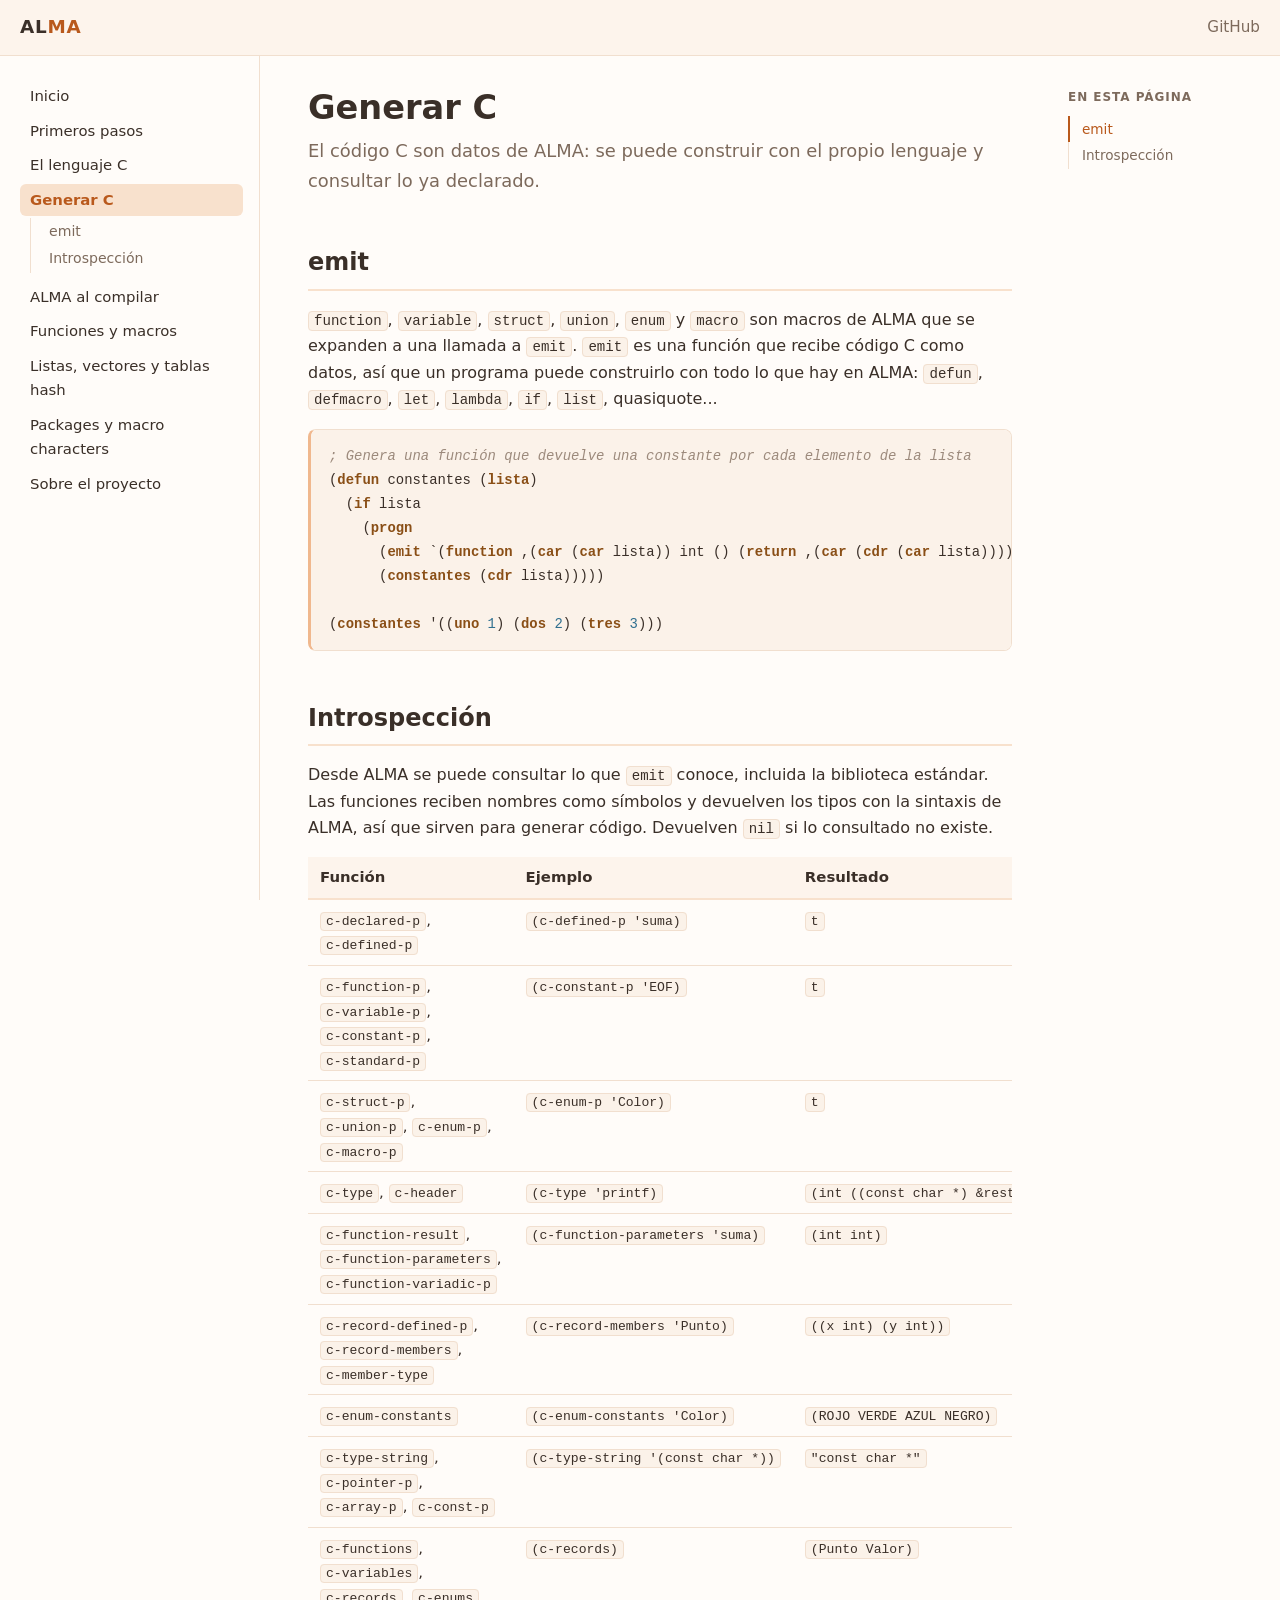
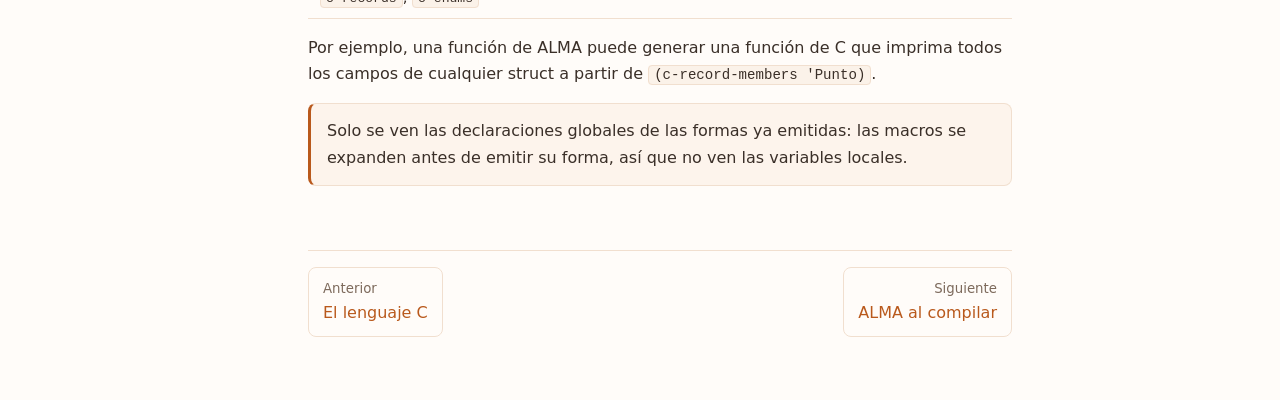
<file: docs/generar-c.html>
<!doctype html>
<html lang="es">
<head>
    <meta charset="utf-8">
    <meta name="viewport" content="width=device-width, initial-scale=1">
    <title>Generar C · ALMA</title>
    <link rel="stylesheet" href="assets/style.css">
    <script src="assets/site.js" defer></script>
</head>
<body>
    <header class="topbar">
        <button class="menu-button" aria-label="Menú">☰</button>
        <a class="brand" href="index.html">AL<span>MA</span></a>
        <span class="spacer"></span>
        <a class="github" href="https://github.com/HectareaGalbis/ALMA">GitHub</a>
    </header>
    <div class="layout">
        <nav class="sidebar" id="sidebar"></nav>
        <main class="content">
            <h1>Generar C</h1>
            <p class="lead">El código C son datos de ALMA: se puede construir con el propio lenguaje y consultar lo ya declarado.</p>

            <h2>emit</h2>
            <p>
                <code>function</code>, <code>variable</code>, <code>struct</code>,
                <code>union</code>, <code>enum</code> y <code>macro</code> son macros de ALMA que se
                expanden a una llamada a <code>emit</code>. <code>emit</code> es una función que
                recibe código C como datos, así que un programa puede construirlo con todo lo que
                hay en ALMA: <code>defun</code>, <code>defmacro</code>, <code>let</code>,
                <code>lambda</code>, <code>if</code>, <code>list</code>, quasiquote...
            </p>
<pre><code class="lisp">; Genera una función que devuelve una constante por cada elemento de la lista
(defun constantes (lista)
  (if lista
    (progn
      (emit `(function ,(car (car lista)) int () (return ,(car (cdr (car lista))))))
      (constantes (cdr lista)))))

(constantes '((uno 1) (dos 2) (tres 3)))</code></pre>

            <h2>Introspección</h2>
            <p>
                Desde ALMA se puede consultar lo que <code>emit</code> conoce, incluida la
                biblioteca estándar. Las funciones reciben nombres como símbolos y devuelven los
                tipos con la sintaxis de ALMA, así que sirven para generar código. Devuelven
                <code>nil</code> si lo consultado no existe.
            </p>
            <table>
                <tr><th>Función</th><th>Ejemplo</th><th>Resultado</th></tr>
                <tr><td><code>c-declared-p</code>, <code>c-defined-p</code></td><td><code>(c-defined-p 'suma)</code></td><td><code>t</code></td></tr>
                <tr><td><code>c-function-p</code>, <code>c-variable-p</code>, <code>c-constant-p</code>, <code>c-standard-p</code></td><td><code>(c-constant-p 'EOF)</code></td><td><code>t</code></td></tr>
                <tr><td><code>c-struct-p</code>, <code>c-union-p</code>, <code>c-enum-p</code>, <code>c-macro-p</code></td><td><code>(c-enum-p 'Color)</code></td><td><code>t</code></td></tr>
                <tr><td><code>c-type</code>, <code>c-header</code></td><td><code>(c-type 'printf)</code></td><td><code>(int ((const char *) &amp;rest))</code></td></tr>
                <tr><td><code>c-function-result</code>, <code>c-function-parameters</code>, <code>c-function-variadic-p</code></td><td><code>(c-function-parameters 'suma)</code></td><td><code>(int int)</code></td></tr>
                <tr><td><code>c-record-defined-p</code>, <code>c-record-members</code>, <code>c-member-type</code></td><td><code>(c-record-members 'Punto)</code></td><td><code>((x int) (y int))</code></td></tr>
                <tr><td><code>c-enum-constants</code></td><td><code>(c-enum-constants 'Color)</code></td><td><code>(ROJO VERDE AZUL NEGRO)</code></td></tr>
                <tr><td><code>c-type-string</code>, <code>c-pointer-p</code>, <code>c-array-p</code>, <code>c-const-p</code></td><td><code>(c-type-string '(const char *))</code></td><td><code>"const char *"</code></td></tr>
                <tr><td><code>c-functions</code>, <code>c-variables</code>, <code>c-records</code>, <code>c-enums</code></td><td><code>(c-records)</code></td><td><code>(Punto Valor)</code></td></tr>
            </table>
            <p>
                Por ejemplo, una función de ALMA puede generar una función de C que imprima todos
                los campos de cualquier struct a partir de <code>(c-record-members 'Punto)</code>.
            </p>
            <div class="note">
                <p>
                    Solo se ven las declaraciones globales de las formas ya emitidas: las macros se
                    expanden antes de emitir su forma, así que no ven las variables locales.
                </p>
            </div>

            <nav class="pager" id="pager"></nav>
        </main>
        <aside class="toc" id="toc"></aside>
    </div>
</body>
</html>
</file>
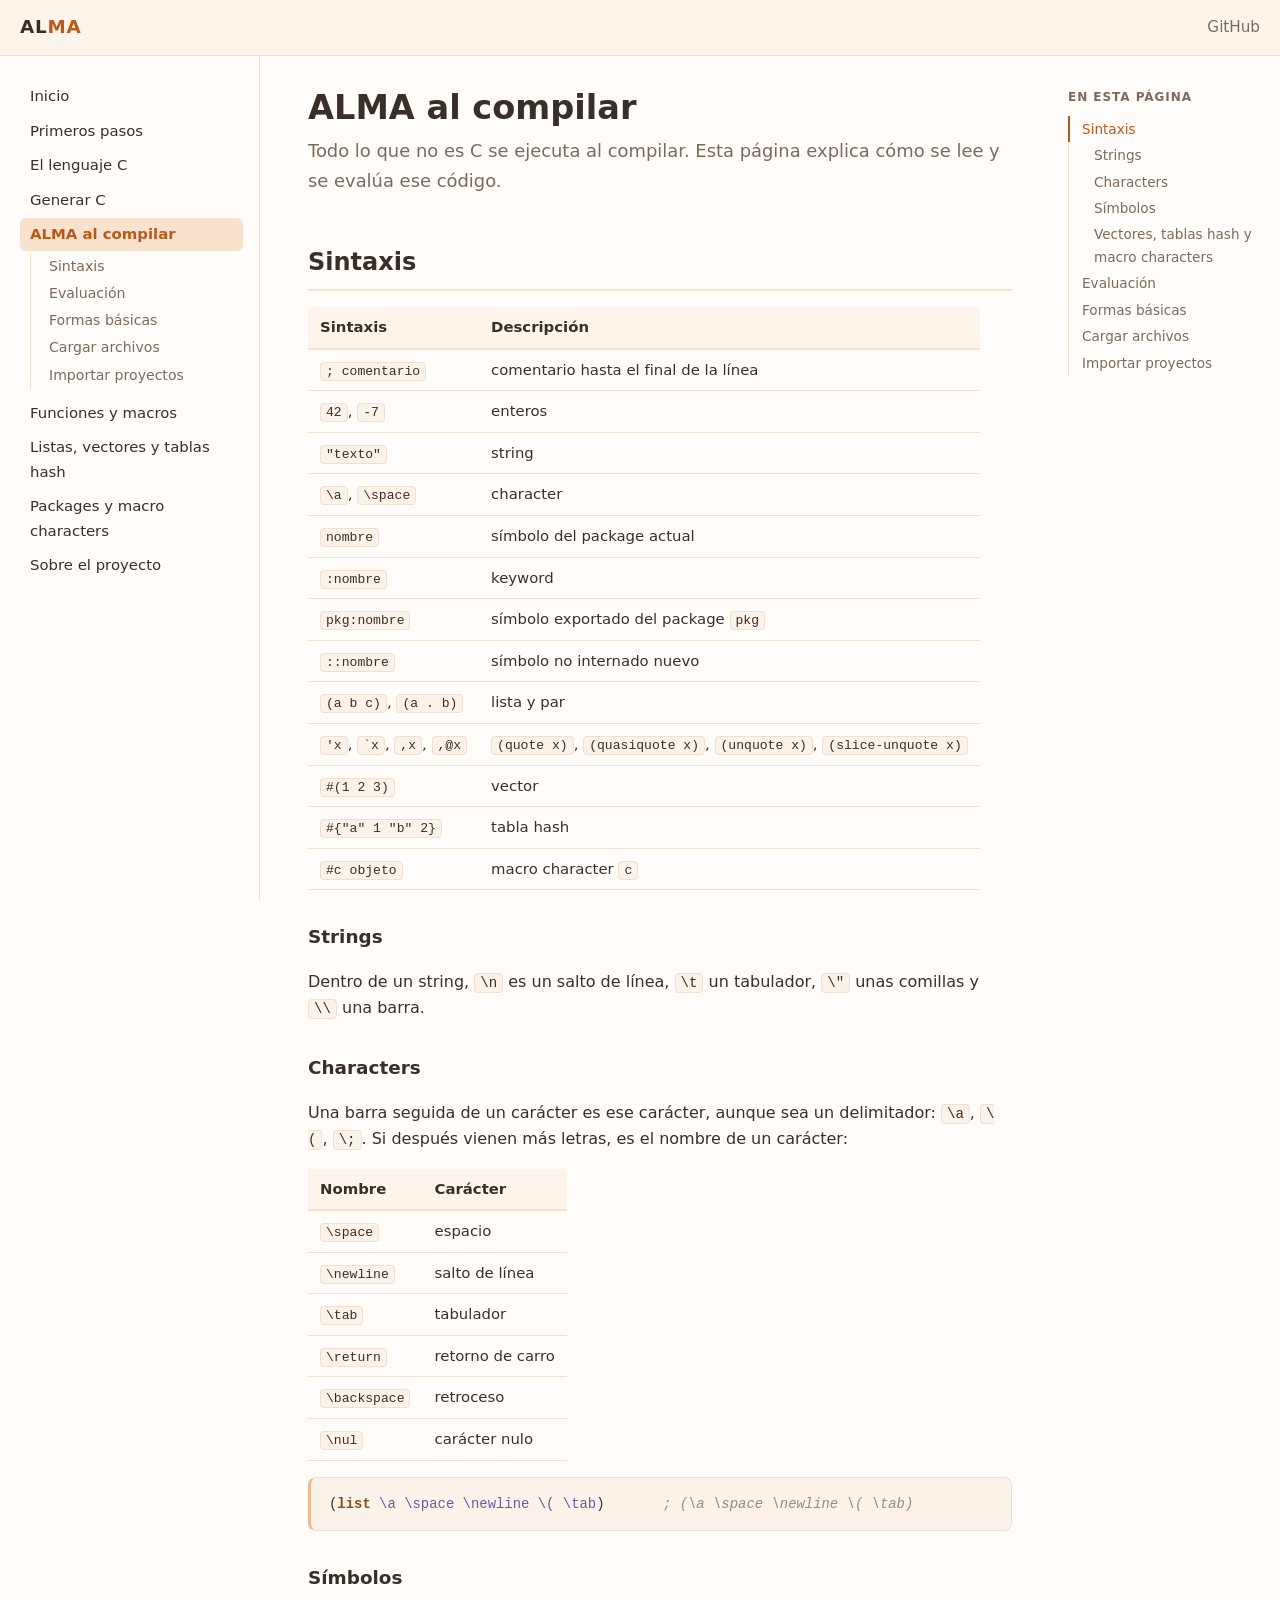
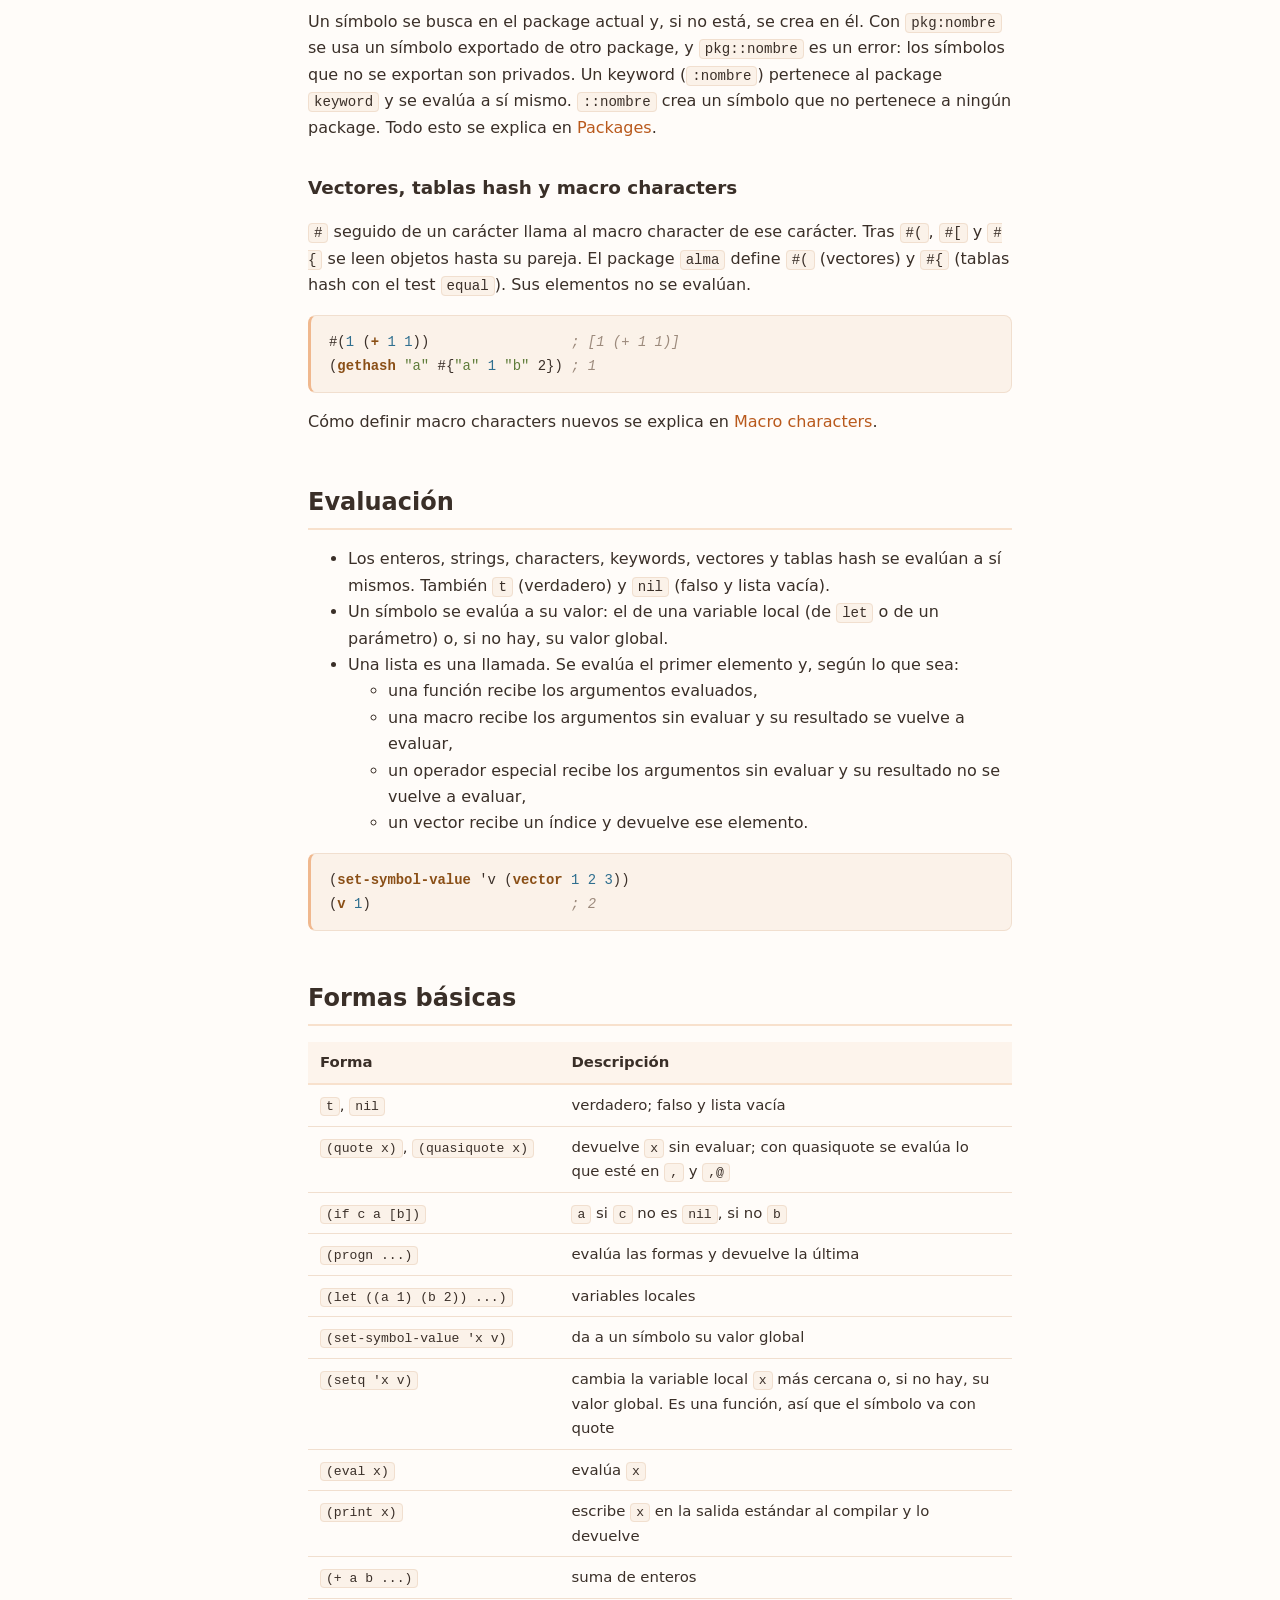
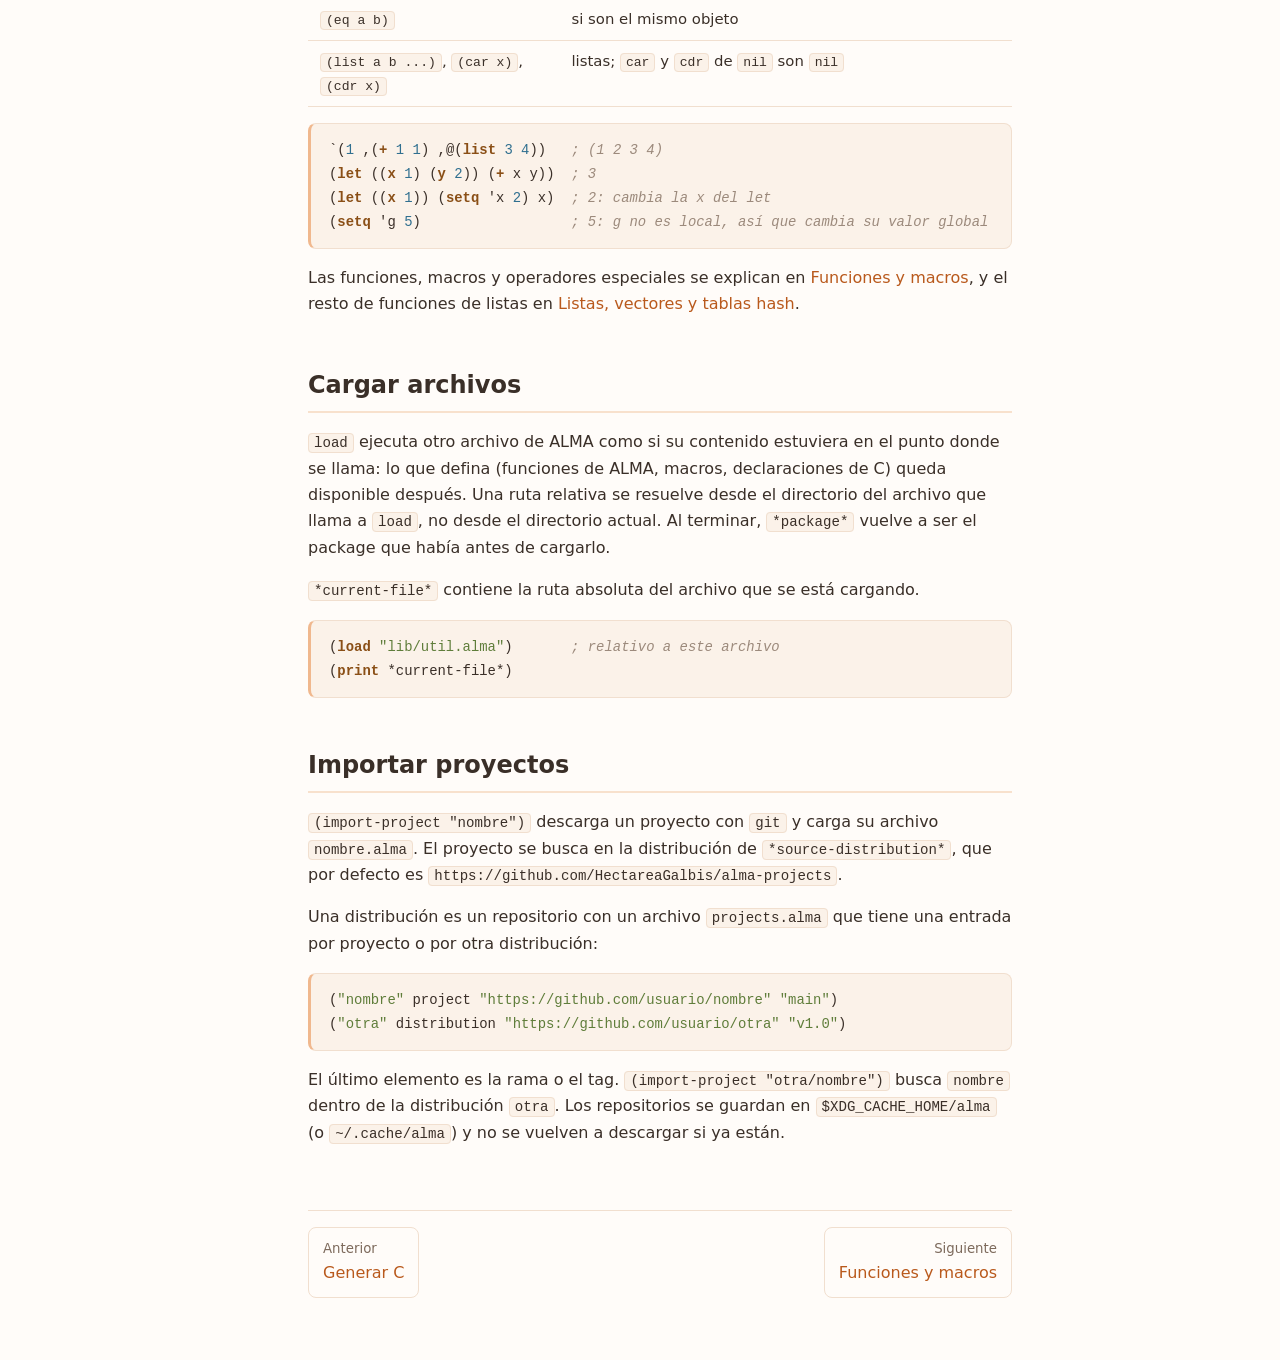
<file: docs/lenguaje.html>
<!doctype html>
<html lang="es">
<head>
    <meta charset="utf-8">
    <meta name="viewport" content="width=device-width, initial-scale=1">
    <title>ALMA al compilar · ALMA</title>
    <link rel="stylesheet" href="assets/style.css">
    <script src="assets/site.js" defer></script>
</head>
<body>
    <header class="topbar">
        <button class="menu-button" aria-label="Menú">☰</button>
        <a class="brand" href="index.html">AL<span>MA</span></a>
        <span class="spacer"></span>
        <a class="github" href="https://github.com/HectareaGalbis/ALMA">GitHub</a>
    </header>
    <div class="layout">
        <nav class="sidebar" id="sidebar"></nav>
        <main class="content">
            <h1>ALMA al compilar</h1>
            <p class="lead">
                Todo lo que no es C se ejecuta al compilar. Esta página explica cómo se lee y se
                evalúa ese código.
            </p>

            <h2>Sintaxis</h2>
            <table>
                <tr><th>Sintaxis</th><th>Descripción</th></tr>
                <tr><td><code>; comentario</code></td><td>comentario hasta el final de la línea</td></tr>
                <tr><td><code>42</code>, <code>-7</code></td><td>enteros</td></tr>
                <tr><td><code>"texto"</code></td><td>string</td></tr>
                <tr><td><code>\a</code>, <code>\space</code></td><td>character</td></tr>
                <tr><td><code>nombre</code></td><td>símbolo del package actual</td></tr>
                <tr><td><code>:nombre</code></td><td>keyword</td></tr>
                <tr><td><code>pkg:nombre</code></td><td>símbolo exportado del package <code>pkg</code></td></tr>
                <tr><td><code>::nombre</code></td><td>símbolo no internado nuevo</td></tr>
                <tr><td><code>(a b c)</code>, <code>(a . b)</code></td><td>lista y par</td></tr>
                <tr><td><code>'x</code>, <code>`x</code>, <code>,x</code>, <code>,@x</code></td><td><code>(quote x)</code>, <code>(quasiquote x)</code>, <code>(unquote x)</code>, <code>(slice-unquote x)</code></td></tr>
                <tr><td><code>#(1 2 3)</code></td><td>vector</td></tr>
                <tr><td><code>#{"a" 1 "b" 2}</code></td><td>tabla hash</td></tr>
                <tr><td><code>#c objeto</code></td><td>macro character <code>c</code></td></tr>
            </table>

            <h3>Strings</h3>
            <p>
                Dentro de un string, <code>\n</code> es un salto de línea, <code>\t</code> un
                tabulador, <code>\"</code> unas comillas y <code>\\</code> una barra.
            </p>

            <h3>Characters</h3>
            <p>
                Una barra seguida de un carácter es ese carácter, aunque sea un delimitador:
                <code>\a</code>, <code>\(</code>, <code>\;</code>. Si después vienen más letras, es
                el nombre de un carácter:
            </p>
            <table>
                <tr><th>Nombre</th><th>Carácter</th></tr>
                <tr><td><code>\space</code></td><td>espacio</td></tr>
                <tr><td><code>\newline</code></td><td>salto de línea</td></tr>
                <tr><td><code>\tab</code></td><td>tabulador</td></tr>
                <tr><td><code>\return</code></td><td>retorno de carro</td></tr>
                <tr><td><code>\backspace</code></td><td>retroceso</td></tr>
                <tr><td><code>\nul</code></td><td>carácter nulo</td></tr>
            </table>
<pre><code class="lisp">(list \a \space \newline \( \tab)       ; (\a \space \newline \( \tab)</code></pre>

            <h3>Símbolos</h3>
            <p>
                Un símbolo se busca en el package actual y, si no está, se crea en él. Con
                <code>pkg:nombre</code> se usa un símbolo exportado de otro package, y
                <code>pkg::nombre</code> es un error: los símbolos que no se exportan son privados.
                Un keyword (<code>:nombre</code>) pertenece al package <code>keyword</code> y se
                evalúa a sí mismo. <code>::nombre</code> crea un símbolo que no pertenece a ningún
                package. Todo esto se explica en <a href="packages.html">Packages</a>.
            </p>

            <h3>Vectores, tablas hash y macro characters</h3>
            <p>
                <code>#</code> seguido de un carácter llama al macro character de ese carácter. Tras
                <code>#(</code>, <code>#[</code> y <code>#{</code> se leen objetos hasta su pareja.
                El package <code>alma</code> define <code>#(</code> (vectores) y <code>#{</code>
                (tablas hash con el test <code>equal</code>). Sus elementos no se evalúan.
            </p>
<pre><code class="lisp">#(1 (+ 1 1))                 ; [1 (+ 1 1)]
(gethash "a" #{"a" 1 "b" 2}) ; 1</code></pre>
            <p>
                Cómo definir macro characters nuevos se explica en
                <a href="packages.html#macro-characters">Macro characters</a>.
            </p>

            <h2>Evaluación</h2>
            <ul>
                <li>
                    Los enteros, strings, characters, keywords, vectores y tablas hash se evalúan a
                    sí mismos. También <code>t</code> (verdadero) y <code>nil</code> (falso y lista
                    vacía).
                </li>
                <li>
                    Un símbolo se evalúa a su valor: el de una variable local (de
                    <code>let</code> o de un parámetro) o, si no hay, su valor global.
                </li>
                <li>
                    Una lista es una llamada. Se evalúa el primer elemento y, según lo que sea:
                    <ul>
                        <li>una función recibe los argumentos evaluados,</li>
                        <li>una macro recibe los argumentos sin evaluar y su resultado se vuelve a evaluar,</li>
                        <li>un operador especial recibe los argumentos sin evaluar y su resultado no se vuelve a evaluar,</li>
                        <li>un vector recibe un índice y devuelve ese elemento.</li>
                    </ul>
                </li>
            </ul>
<pre><code class="lisp">(set-symbol-value 'v (vector 1 2 3))
(v 1)                        ; 2</code></pre>

            <h2>Formas básicas</h2>
            <table>
                <tr><th>Forma</th><th>Descripción</th></tr>
                <tr><td><code>t</code>, <code>nil</code></td><td>verdadero; falso y lista vacía</td></tr>
                <tr><td><code>(quote x)</code>, <code>(quasiquote x)</code></td><td>devuelve <code>x</code> sin evaluar; con quasiquote se evalúa lo que esté en <code>,</code> y <code>,@</code></td></tr>
                <tr><td><code>(if c a [b])</code></td><td><code>a</code> si <code>c</code> no es <code>nil</code>, si no <code>b</code></td></tr>
                <tr><td><code>(progn ...)</code></td><td>evalúa las formas y devuelve la última</td></tr>
                <tr><td><code>(let ((a 1) (b 2)) ...)</code></td><td>variables locales</td></tr>
                <tr><td><code>(set-symbol-value 'x v)</code></td><td>da a un símbolo su valor global</td></tr>
                <tr><td><code>(setq 'x v)</code></td><td>cambia la variable local <code>x</code> más cercana o, si no hay, su valor global. Es una función, así que el símbolo va con quote</td></tr>
                <tr><td><code>(eval x)</code></td><td>evalúa <code>x</code></td></tr>
                <tr><td><code>(print x)</code></td><td>escribe <code>x</code> en la salida estándar al compilar y lo devuelve</td></tr>
                <tr><td><code>(+ a b ...)</code></td><td>suma de enteros</td></tr>
                <tr><td><code>(eq a b)</code></td><td>si son el mismo objeto</td></tr>
                <tr><td><code>(list a b ...)</code>, <code>(car x)</code>, <code>(cdr x)</code></td><td>listas; <code>car</code> y <code>cdr</code> de <code>nil</code> son <code>nil</code></td></tr>
            </table>
<pre><code class="lisp">`(1 ,(+ 1 1) ,@(list 3 4))   ; (1 2 3 4)
(let ((x 1) (y 2)) (+ x y))  ; 3
(let ((x 1)) (setq 'x 2) x)  ; 2: cambia la x del let
(setq 'g 5)                  ; 5: g no es local, así que cambia su valor global</code></pre>
            <p>
                Las funciones, macros y operadores especiales se explican en
                <a href="procedimientos.html">Funciones y macros</a>, y el resto de funciones de
                listas en <a href="datos.html">Listas, vectores y tablas hash</a>.
            </p>

            <h2>Cargar archivos</h2>
            <p>
                <code>load</code> ejecuta otro archivo de ALMA como si su contenido estuviera en el
                punto donde se llama: lo que defina (funciones de ALMA, macros, declaraciones de C)
                queda disponible después. Una ruta relativa se resuelve desde el directorio del
                archivo que llama a <code>load</code>, no desde el directorio actual. Al terminar,
                <code>*package*</code> vuelve a ser el package que había antes de cargarlo.
            </p>
            <p><code>*current-file*</code> contiene la ruta absoluta del archivo que se está cargando.</p>
<pre><code class="lisp">(load "lib/util.alma")       ; relativo a este archivo
(print *current-file*)</code></pre>

            <h2>Importar proyectos</h2>
            <p>
                <code>(import-project "nombre")</code> descarga un proyecto con <code>git</code> y
                carga su archivo <code>nombre.alma</code>. El proyecto se busca en la distribución
                de <code>*source-distribution*</code>, que por defecto es
                <code>https://github.com/HectareaGalbis/alma-projects</code>.
            </p>
            <p>
                Una distribución es un repositorio con un archivo <code>projects.alma</code> que
                tiene una entrada por proyecto o por otra distribución:
            </p>
<pre><code class="lisp">("nombre" project "https://github.com/usuario/nombre" "main")
("otra" distribution "https://github.com/usuario/otra" "v1.0")</code></pre>
            <p>
                El último elemento es la rama o el tag. <code>(import-project "otra/nombre")</code>
                busca <code>nombre</code> dentro de la distribución <code>otra</code>. Los
                repositorios se guardan en <code>$XDG_CACHE_HOME/alma</code> (o
                <code>~/.cache/alma</code>) y no se vuelven a descargar si ya están.
            </p>

            <nav class="pager" id="pager"></nav>
        </main>
        <aside class="toc" id="toc"></aside>
    </div>
</body>
</html>
</file>
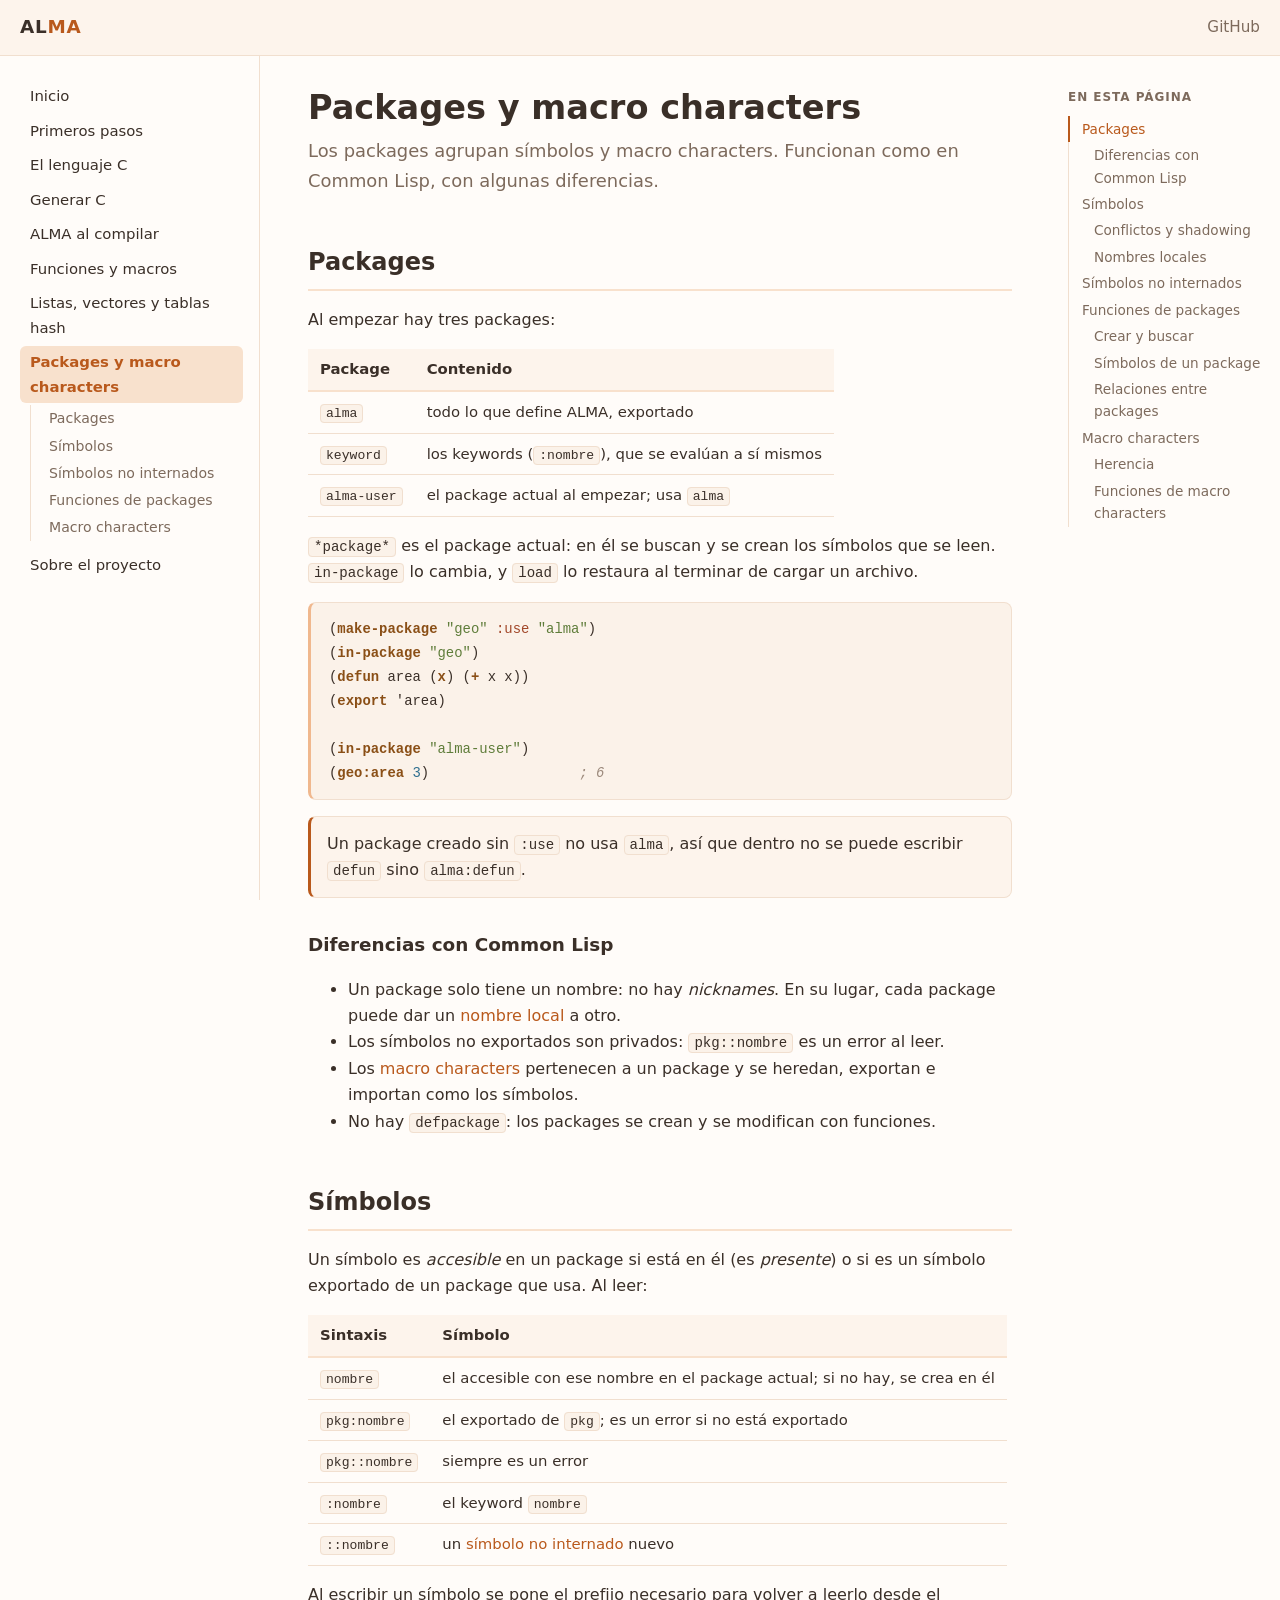
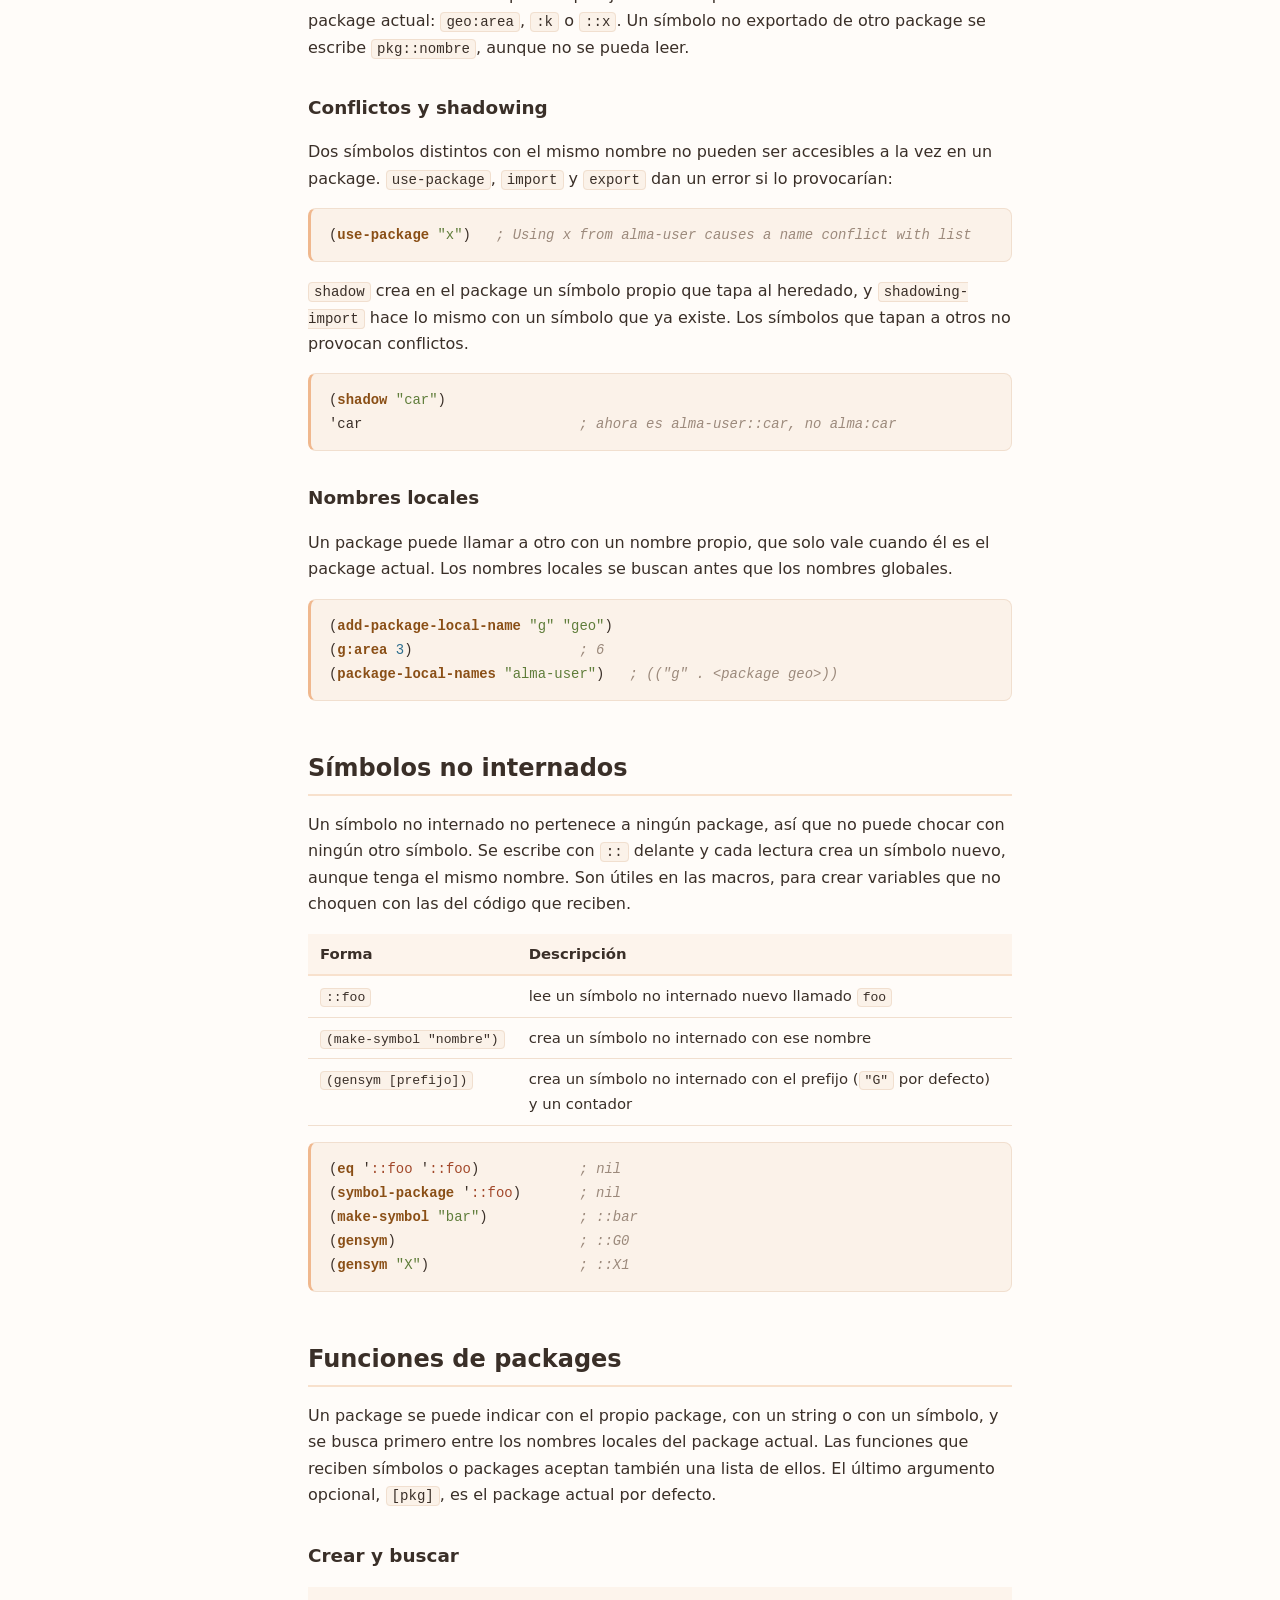
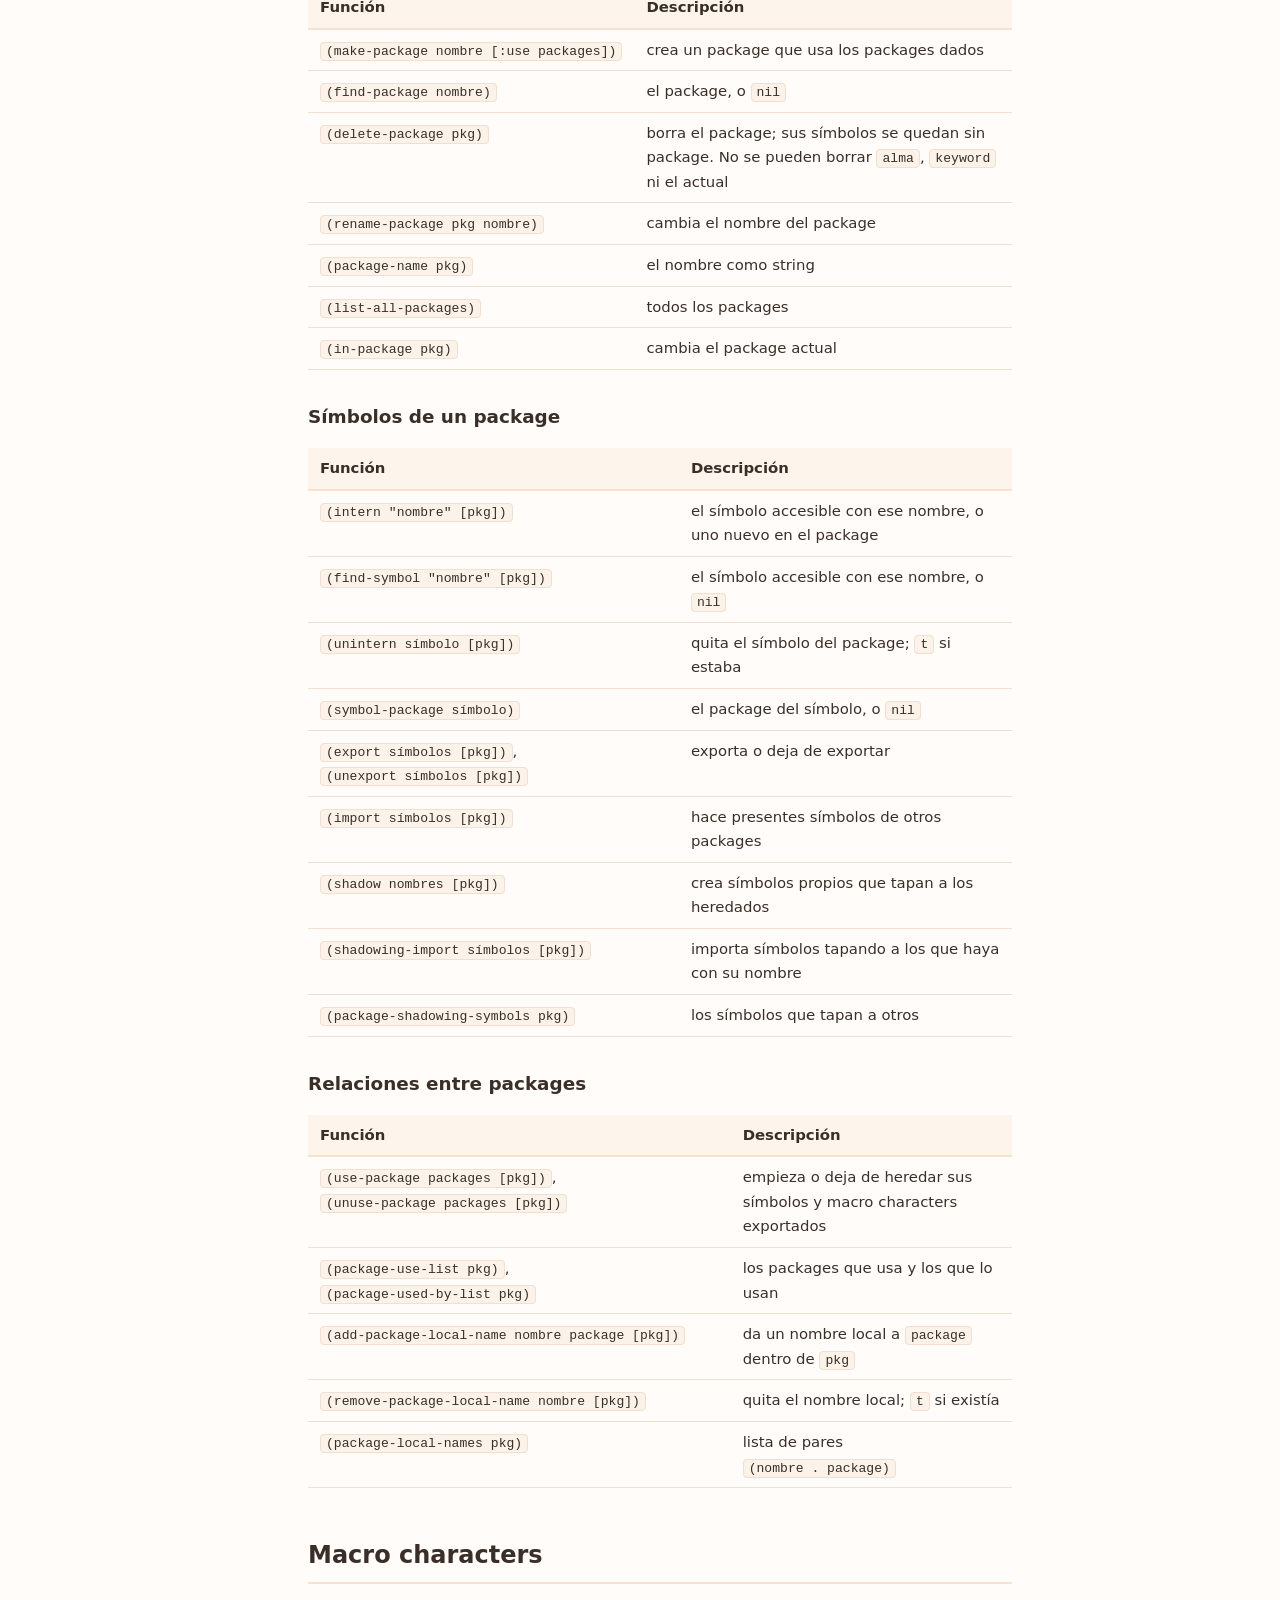
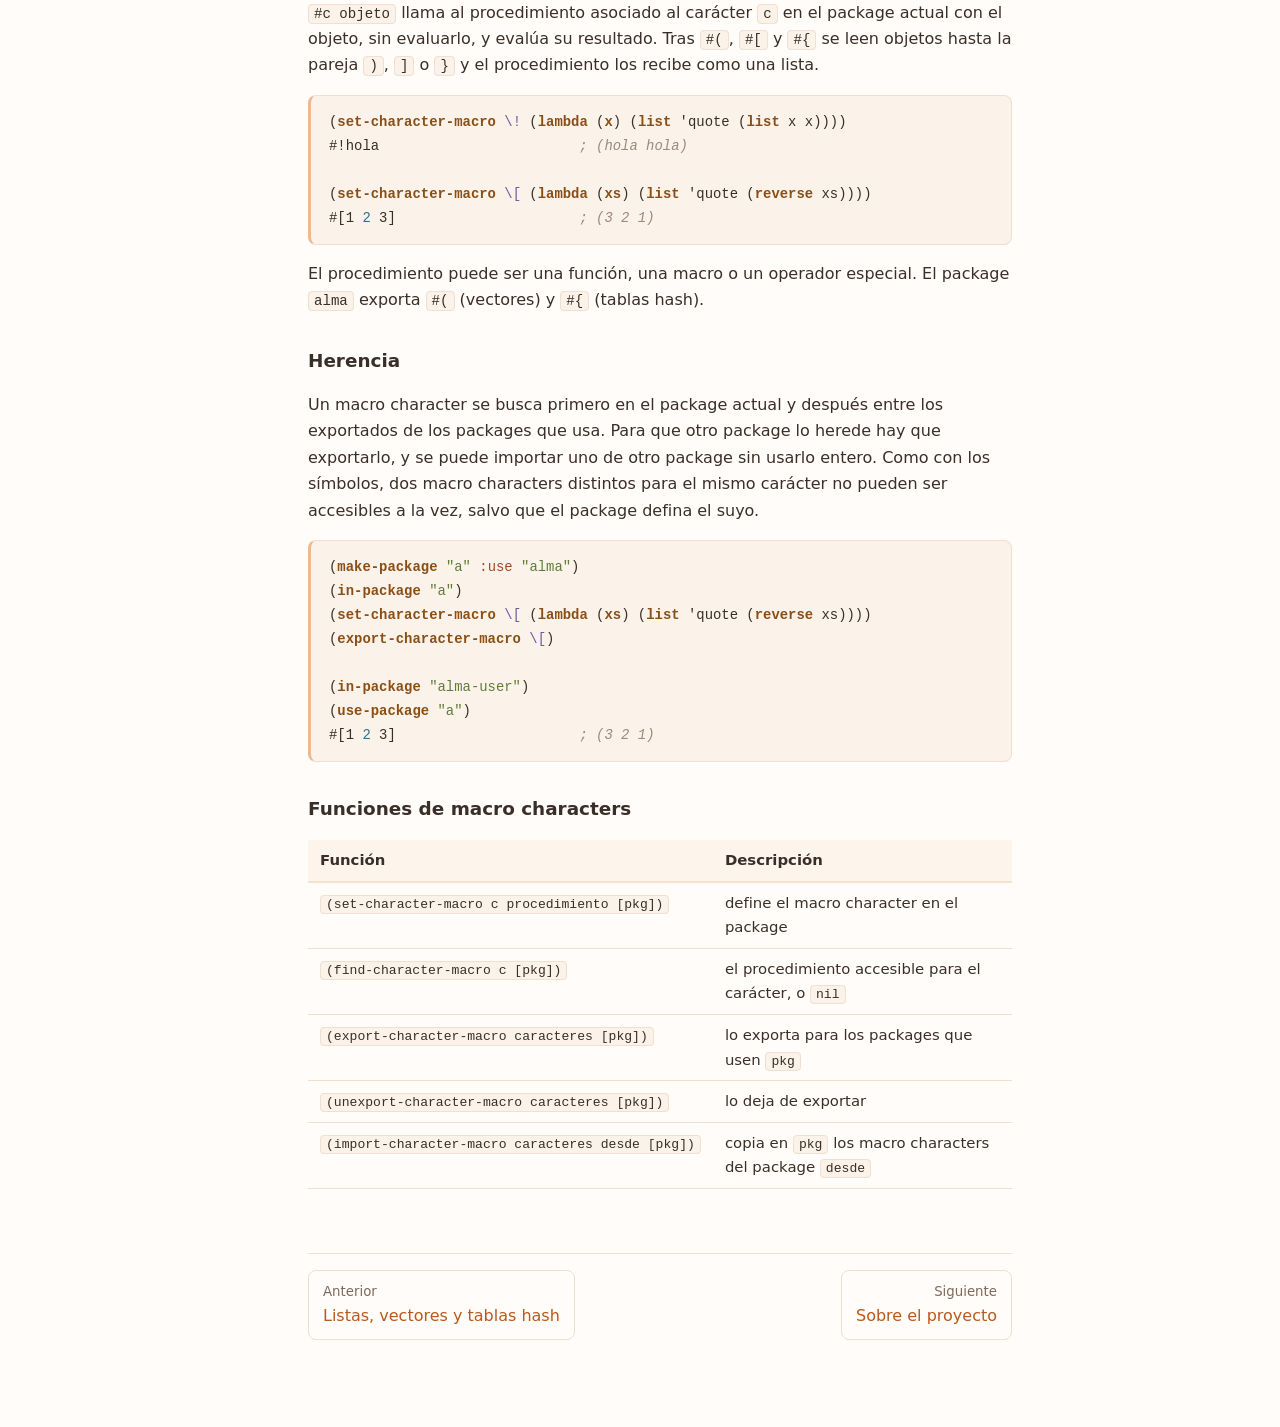
<file: docs/packages.html>
<!doctype html>
<html lang="es">
<head>
    <meta charset="utf-8">
    <meta name="viewport" content="width=device-width, initial-scale=1">
    <title>Packages y macro characters · ALMA</title>
    <link rel="stylesheet" href="assets/style.css">
    <script src="assets/site.js" defer></script>
</head>
<body>
    <header class="topbar">
        <button class="menu-button" aria-label="Menú">☰</button>
        <a class="brand" href="index.html">AL<span>MA</span></a>
        <span class="spacer"></span>
        <a class="github" href="https://github.com/HectareaGalbis/ALMA">GitHub</a>
    </header>
    <div class="layout">
        <nav class="sidebar" id="sidebar"></nav>
        <main class="content">
            <h1>Packages y macro characters</h1>
            <p class="lead">
                Los packages agrupan símbolos y macro characters. Funcionan como en Common Lisp,
                con algunas diferencias.
            </p>

            <h2>Packages</h2>
            <p>Al empezar hay tres packages:</p>
            <table>
                <tr><th>Package</th><th>Contenido</th></tr>
                <tr><td><code>alma</code></td><td>todo lo que define ALMA, exportado</td></tr>
                <tr><td><code>keyword</code></td><td>los keywords (<code>:nombre</code>), que se evalúan a sí mismos</td></tr>
                <tr><td><code>alma-user</code></td><td>el package actual al empezar; usa <code>alma</code></td></tr>
            </table>
            <p>
                <code>*package*</code> es el package actual: en él se buscan y se crean los
                símbolos que se leen. <code>in-package</code> lo cambia, y <code>load</code> lo
                restaura al terminar de cargar un archivo.
            </p>
<pre><code class="lisp">(make-package "geo" :use "alma")
(in-package "geo")
(defun area (x) (+ x x))
(export 'area)

(in-package "alma-user")
(geo:area 3)                  ; 6</code></pre>
            <div class="note">
                <p>
                    Un package creado sin <code>:use</code> no usa <code>alma</code>, así que dentro
                    no se puede escribir <code>defun</code> sino <code>alma:defun</code>.
                </p>
            </div>

            <h3>Diferencias con Common Lisp</h3>
            <ul>
                <li>Un package solo tiene un nombre: no hay <em>nicknames</em>. En su lugar, cada package puede dar un <a href="#nombres-locales">nombre local</a> a otro.</li>
                <li>Los símbolos no exportados son privados: <code>pkg::nombre</code> es un error al leer.</li>
                <li>Los <a href="#macro-characters">macro characters</a> pertenecen a un package y se heredan, exportan e importan como los símbolos.</li>
                <li>No hay <code>defpackage</code>: los packages se crean y se modifican con funciones.</li>
            </ul>

            <h2>Símbolos</h2>
            <p>
                Un símbolo es <em>accesible</em> en un package si está en él (es <em>presente</em>)
                o si es un símbolo exportado de un package que usa. Al leer:
            </p>
            <table>
                <tr><th>Sintaxis</th><th>Símbolo</th></tr>
                <tr><td><code>nombre</code></td><td>el accesible con ese nombre en el package actual; si no hay, se crea en él</td></tr>
                <tr><td><code>pkg:nombre</code></td><td>el exportado de <code>pkg</code>; es un error si no está exportado</td></tr>
                <tr><td><code>pkg::nombre</code></td><td>siempre es un error</td></tr>
                <tr><td><code>:nombre</code></td><td>el keyword <code>nombre</code></td></tr>
                <tr><td><code>::nombre</code></td><td>un <a href="#simbolos-no-internados">símbolo no internado</a> nuevo</td></tr>
            </table>
            <p>
                Al escribir un símbolo se pone el prefijo necesario para volver a leerlo desde el
                package actual: <code>geo:area</code>, <code>:k</code> o <code>::x</code>. Un
                símbolo no exportado de otro package se escribe <code>pkg::nombre</code>, aunque no
                se pueda leer.
            </p>

            <h3>Conflictos y shadowing</h3>
            <p>
                Dos símbolos distintos con el mismo nombre no pueden ser accesibles a la vez en un
                package. <code>use-package</code>, <code>import</code> y <code>export</code> dan un
                error si lo provocarían:
            </p>
<pre><code class="lisp">(use-package "x")   ; Using x from alma-user causes a name conflict with list</code></pre>
            <p>
                <code>shadow</code> crea en el package un símbolo propio que tapa al heredado, y
                <code>shadowing-import</code> hace lo mismo con un símbolo que ya existe. Los
                símbolos que tapan a otros no provocan conflictos.
            </p>
<pre><code class="lisp">(shadow "car")
'car                          ; ahora es alma-user::car, no alma:car</code></pre>

            <h3 id="nombres-locales">Nombres locales</h3>
            <p>
                Un package puede llamar a otro con un nombre propio, que solo vale cuando él es el
                package actual. Los nombres locales se buscan antes que los nombres globales.
            </p>
<pre><code class="lisp">(add-package-local-name "g" "geo")
(g:area 3)                    ; 6
(package-local-names "alma-user")   ; (("g" . &lt;package geo&gt;))</code></pre>

            <h2>Símbolos no internados</h2>
            <p>
                Un símbolo no internado no pertenece a ningún package, así que no puede chocar con
                ningún otro símbolo. Se escribe con <code>::</code> delante y cada lectura crea un
                símbolo nuevo, aunque tenga el mismo nombre. Son útiles en las macros, para crear
                variables que no choquen con las del código que reciben.
            </p>
            <table>
                <tr><th>Forma</th><th>Descripción</th></tr>
                <tr><td><code>::foo</code></td><td>lee un símbolo no internado nuevo llamado <code>foo</code></td></tr>
                <tr><td><code>(make-symbol "nombre")</code></td><td>crea un símbolo no internado con ese nombre</td></tr>
                <tr><td><code>(gensym [prefijo])</code></td><td>crea un símbolo no internado con el prefijo (<code>"G"</code> por defecto) y un contador</td></tr>
            </table>
<pre><code class="lisp">(eq '::foo '::foo)            ; nil
(symbol-package '::foo)       ; nil
(make-symbol "bar")           ; ::bar
(gensym)                      ; ::G0
(gensym "X")                  ; ::X1</code></pre>

            <h2>Funciones de packages</h2>
            <p>
                Un package se puede indicar con el propio package, con un string o con un símbolo,
                y se busca primero entre los nombres locales del package actual. Las funciones que
                reciben símbolos o packages aceptan también una lista de ellos. El último argumento
                opcional, <code>[pkg]</code>, es el package actual por defecto.
            </p>

            <h3>Crear y buscar</h3>
            <table>
                <tr><th>Función</th><th>Descripción</th></tr>
                <tr><td><code>(make-package nombre [:use packages])</code></td><td>crea un package que usa los packages dados</td></tr>
                <tr><td><code>(find-package nombre)</code></td><td>el package, o <code>nil</code></td></tr>
                <tr><td><code>(delete-package pkg)</code></td><td>borra el package; sus símbolos se quedan sin package. No se pueden borrar <code>alma</code>, <code>keyword</code> ni el actual</td></tr>
                <tr><td><code>(rename-package pkg nombre)</code></td><td>cambia el nombre del package</td></tr>
                <tr><td><code>(package-name pkg)</code></td><td>el nombre como string</td></tr>
                <tr><td><code>(list-all-packages)</code></td><td>todos los packages</td></tr>
                <tr><td><code>(in-package pkg)</code></td><td>cambia el package actual</td></tr>
            </table>

            <h3>Símbolos de un package</h3>
            <table>
                <tr><th>Función</th><th>Descripción</th></tr>
                <tr><td><code>(intern "nombre" [pkg])</code></td><td>el símbolo accesible con ese nombre, o uno nuevo en el package</td></tr>
                <tr><td><code>(find-symbol "nombre" [pkg])</code></td><td>el símbolo accesible con ese nombre, o <code>nil</code></td></tr>
                <tr><td><code>(unintern símbolo [pkg])</code></td><td>quita el símbolo del package; <code>t</code> si estaba</td></tr>
                <tr><td><code>(symbol-package símbolo)</code></td><td>el package del símbolo, o <code>nil</code></td></tr>
                <tr><td><code>(export símbolos [pkg])</code>, <code>(unexport símbolos [pkg])</code></td><td>exporta o deja de exportar</td></tr>
                <tr><td><code>(import símbolos [pkg])</code></td><td>hace presentes símbolos de otros packages</td></tr>
                <tr><td><code>(shadow nombres [pkg])</code></td><td>crea símbolos propios que tapan a los heredados</td></tr>
                <tr><td><code>(shadowing-import símbolos [pkg])</code></td><td>importa símbolos tapando a los que haya con su nombre</td></tr>
                <tr><td><code>(package-shadowing-symbols pkg)</code></td><td>los símbolos que tapan a otros</td></tr>
            </table>

            <h3>Relaciones entre packages</h3>
            <table>
                <tr><th>Función</th><th>Descripción</th></tr>
                <tr><td><code>(use-package packages [pkg])</code>, <code>(unuse-package packages [pkg])</code></td><td>empieza o deja de heredar sus símbolos y macro characters exportados</td></tr>
                <tr><td><code>(package-use-list pkg)</code>, <code>(package-used-by-list pkg)</code></td><td>los packages que usa y los que lo usan</td></tr>
                <tr><td><code>(add-package-local-name nombre package [pkg])</code></td><td>da un nombre local a <code>package</code> dentro de <code>pkg</code></td></tr>
                <tr><td><code>(remove-package-local-name nombre [pkg])</code></td><td>quita el nombre local; <code>t</code> si existía</td></tr>
                <tr><td><code>(package-local-names pkg)</code></td><td>lista de pares <code>(nombre . package)</code></td></tr>
            </table>

            <h2>Macro characters</h2>
            <p>
                <code>#c objeto</code> llama al procedimiento asociado al carácter <code>c</code> en
                el package actual con el objeto, sin evaluarlo, y evalúa su resultado. Tras
                <code>#(</code>, <code>#[</code> y <code>#{</code> se leen objetos hasta la pareja
                <code>)</code>, <code>]</code> o <code>}</code> y el procedimiento los recibe como
                una lista.
            </p>
<pre><code class="lisp">(set-character-macro \! (lambda (x) (list 'quote (list x x))))
#!hola                        ; (hola hola)

(set-character-macro \[ (lambda (xs) (list 'quote (reverse xs))))
#[1 2 3]                      ; (3 2 1)</code></pre>
            <p>
                El procedimiento puede ser una función, una macro o un operador especial. El package
                <code>alma</code> exporta <code>#(</code> (vectores) y <code>#{</code> (tablas
                hash).
            </p>

            <h3>Herencia</h3>
            <p>
                Un macro character se busca primero en el package actual y después entre los
                exportados de los packages que usa. Para que otro package lo herede hay que
                exportarlo, y se puede importar uno de otro package sin usarlo entero. Como con los
                símbolos, dos macro characters distintos para el mismo carácter no pueden ser
                accesibles a la vez, salvo que el package defina el suyo.
            </p>
<pre><code class="lisp">(make-package "a" :use "alma")
(in-package "a")
(set-character-macro \[ (lambda (xs) (list 'quote (reverse xs))))
(export-character-macro \[)

(in-package "alma-user")
(use-package "a")
#[1 2 3]                      ; (3 2 1)</code></pre>

            <h3>Funciones de macro characters</h3>
            <table>
                <tr><th>Función</th><th>Descripción</th></tr>
                <tr><td><code>(set-character-macro c procedimiento [pkg])</code></td><td>define el macro character en el package</td></tr>
                <tr><td><code>(find-character-macro c [pkg])</code></td><td>el procedimiento accesible para el carácter, o <code>nil</code></td></tr>
                <tr><td><code>(export-character-macro caracteres [pkg])</code></td><td>lo exporta para los packages que usen <code>pkg</code></td></tr>
                <tr><td><code>(unexport-character-macro caracteres [pkg])</code></td><td>lo deja de exportar</td></tr>
                <tr><td><code>(import-character-macro caracteres desde [pkg])</code></td><td>copia en <code>pkg</code> los macro characters del package <code>desde</code></td></tr>
            </table>

            <nav class="pager" id="pager"></nav>
        </main>
        <aside class="toc" id="toc"></aside>
    </div>
</body>
</html>
</file>
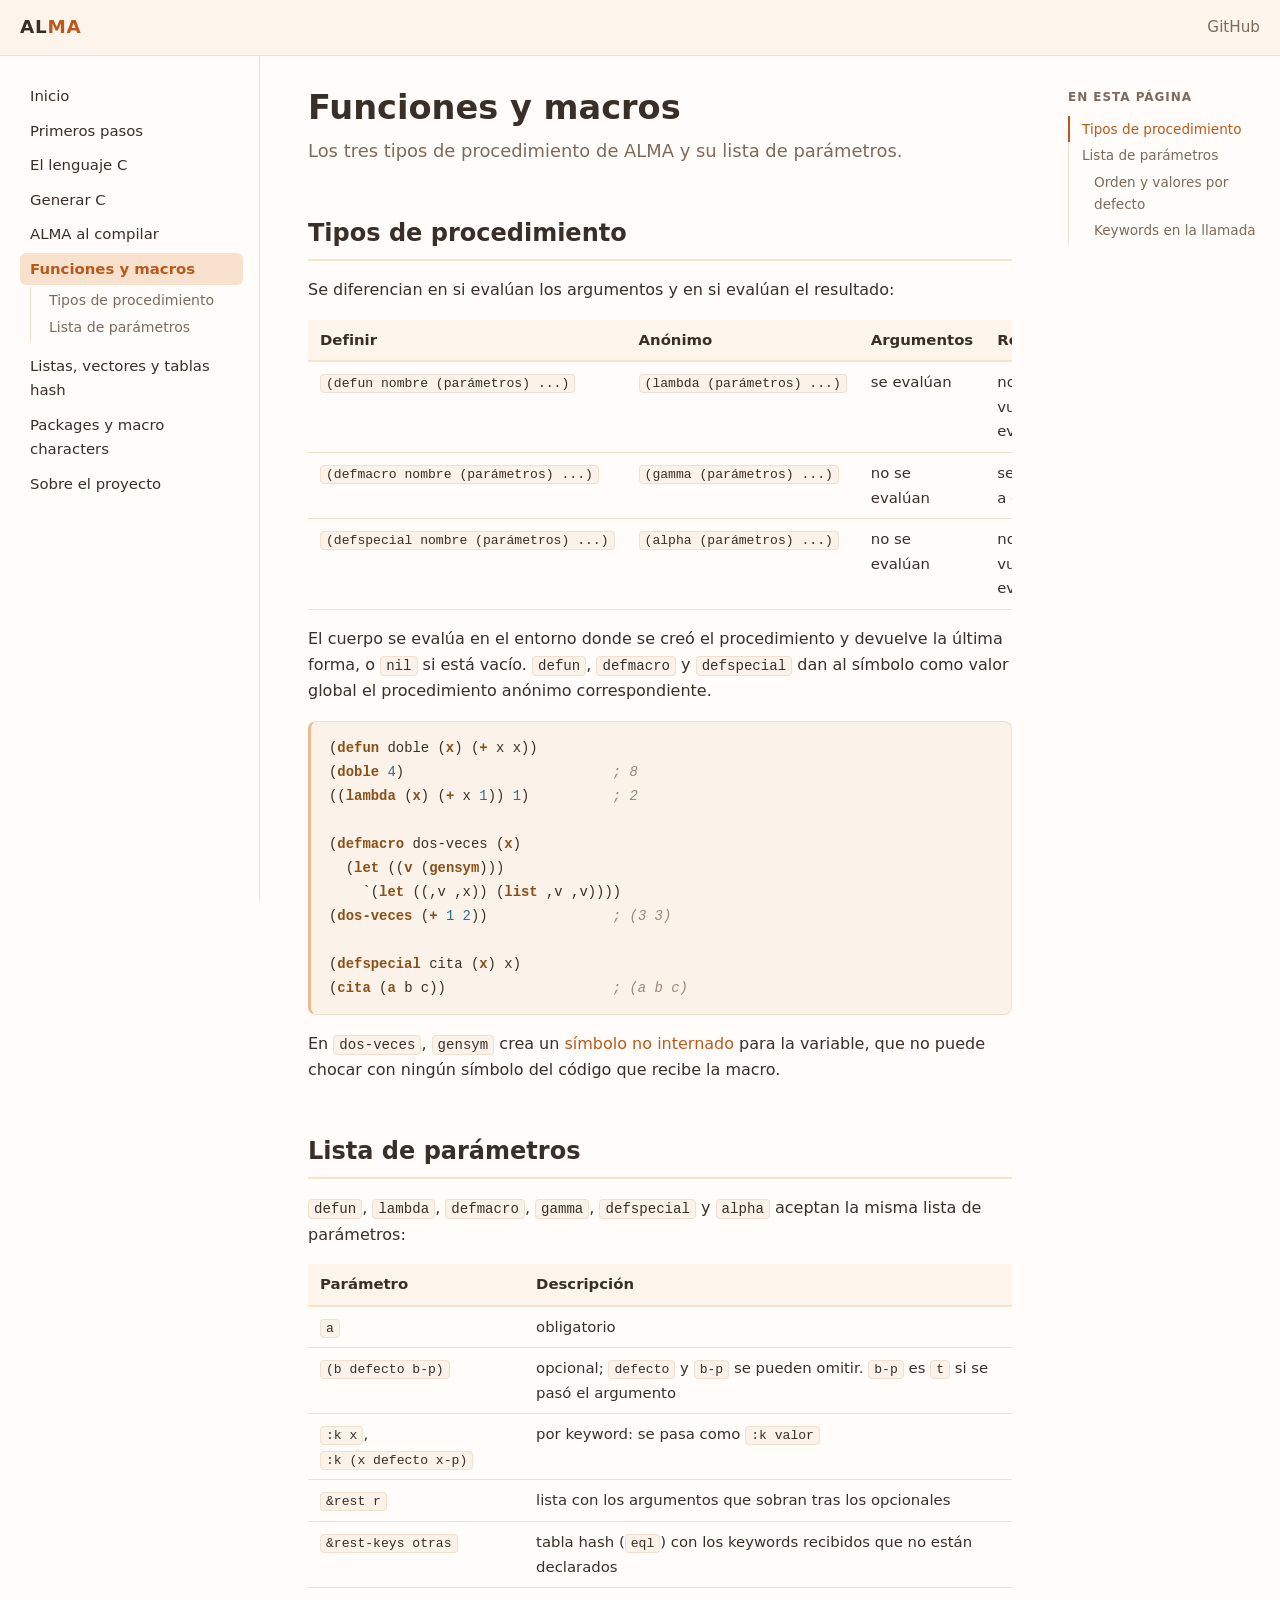
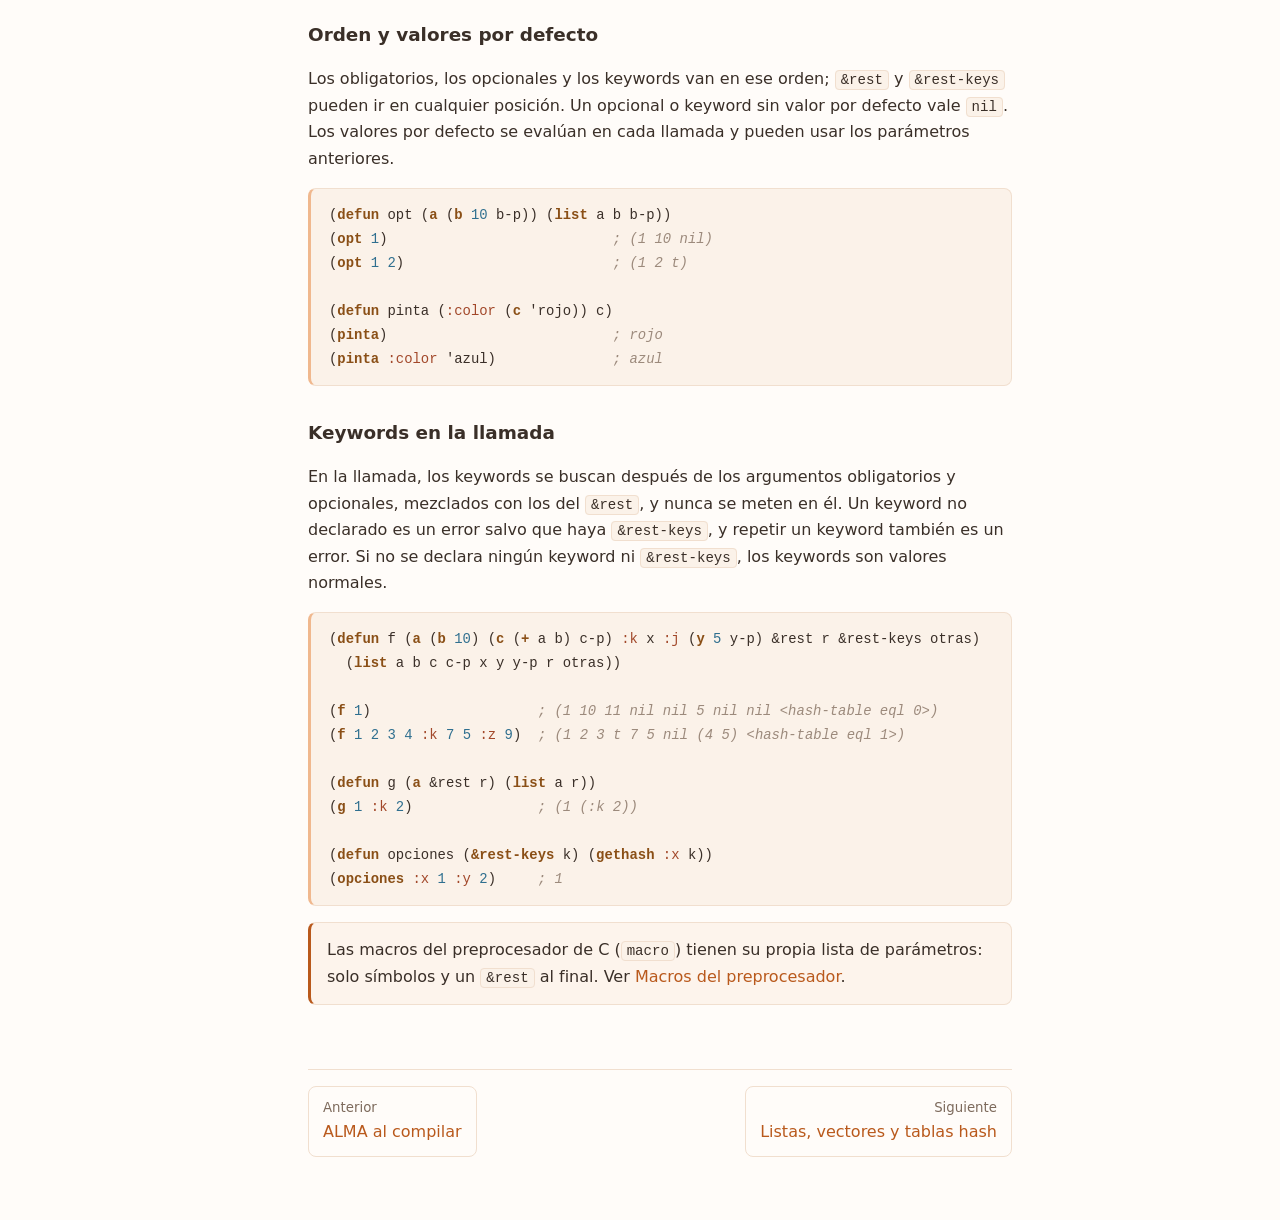
<file: docs/procedimientos.html>
<!doctype html>
<html lang="es">
<head>
    <meta charset="utf-8">
    <meta name="viewport" content="width=device-width, initial-scale=1">
    <title>Funciones y macros · ALMA</title>
    <link rel="stylesheet" href="assets/style.css">
    <script src="assets/site.js" defer></script>
</head>
<body>
    <header class="topbar">
        <button class="menu-button" aria-label="Menú">☰</button>
        <a class="brand" href="index.html">AL<span>MA</span></a>
        <span class="spacer"></span>
        <a class="github" href="https://github.com/HectareaGalbis/ALMA">GitHub</a>
    </header>
    <div class="layout">
        <nav class="sidebar" id="sidebar"></nav>
        <main class="content">
            <h1>Funciones y macros</h1>
            <p class="lead">Los tres tipos de procedimiento de ALMA y su lista de parámetros.</p>

            <h2>Tipos de procedimiento</h2>
            <p>Se diferencian en si evalúan los argumentos y en si evalúan el resultado:</p>
            <table>
                <tr><th>Definir</th><th>Anónimo</th><th>Argumentos</th><th>Resultado</th></tr>
                <tr><td><code>(defun nombre (parámetros) ...)</code></td><td><code>(lambda (parámetros) ...)</code></td><td>se evalúan</td><td>no se vuelve a evaluar</td></tr>
                <tr><td><code>(defmacro nombre (parámetros) ...)</code></td><td><code>(gamma (parámetros) ...)</code></td><td>no se evalúan</td><td>se vuelve a evaluar</td></tr>
                <tr><td><code>(defspecial nombre (parámetros) ...)</code></td><td><code>(alpha (parámetros) ...)</code></td><td>no se evalúan</td><td>no se vuelve a evaluar</td></tr>
            </table>
            <p>
                El cuerpo se evalúa en el entorno donde se creó el procedimiento y devuelve la
                última forma, o <code>nil</code> si está vacío. <code>defun</code>,
                <code>defmacro</code> y <code>defspecial</code> dan al símbolo como valor global el
                procedimiento anónimo correspondiente.
            </p>
<pre><code class="lisp">(defun doble (x) (+ x x))
(doble 4)                         ; 8
((lambda (x) (+ x 1)) 1)          ; 2

(defmacro dos-veces (x)
  (let ((v (gensym)))
    `(let ((,v ,x)) (list ,v ,v))))
(dos-veces (+ 1 2))               ; (3 3)

(defspecial cita (x) x)
(cita (a b c))                    ; (a b c)</code></pre>
            <p>
                En <code>dos-veces</code>, <code>gensym</code> crea un
                <a href="packages.html#simbolos-no-internados">símbolo no internado</a> para la
                variable, que no puede chocar con ningún símbolo del código que recibe la macro.
            </p>

            <h2>Lista de parámetros</h2>
            <p>
                <code>defun</code>, <code>lambda</code>, <code>defmacro</code>,
                <code>gamma</code>, <code>defspecial</code> y <code>alpha</code> aceptan la misma
                lista de parámetros:
            </p>
            <table>
                <tr><th>Parámetro</th><th>Descripción</th></tr>
                <tr><td><code>a</code></td><td>obligatorio</td></tr>
                <tr><td><code>(b defecto b-p)</code></td><td>opcional; <code>defecto</code> y <code>b-p</code> se pueden omitir. <code>b-p</code> es <code>t</code> si se pasó el argumento</td></tr>
                <tr><td><code>:k x</code>, <code>:k (x defecto x-p)</code></td><td>por keyword: se pasa como <code>:k valor</code></td></tr>
                <tr><td><code>&amp;rest r</code></td><td>lista con los argumentos que sobran tras los opcionales</td></tr>
                <tr><td><code>&amp;rest-keys otras</code></td><td>tabla hash (<code>eql</code>) con los keywords recibidos que no están declarados</td></tr>
            </table>

            <h3>Orden y valores por defecto</h3>
            <p>
                Los obligatorios, los opcionales y los keywords van en ese orden;
                <code>&amp;rest</code> y <code>&amp;rest-keys</code> pueden ir en cualquier posición.
                Un opcional o keyword sin valor por defecto vale <code>nil</code>. Los valores por
                defecto se evalúan en cada llamada y pueden usar los parámetros anteriores.
            </p>
<pre><code class="lisp">(defun opt (a (b 10 b-p)) (list a b b-p))
(opt 1)                           ; (1 10 nil)
(opt 1 2)                         ; (1 2 t)

(defun pinta (:color (c 'rojo)) c)
(pinta)                           ; rojo
(pinta :color 'azul)              ; azul</code></pre>

            <h3>Keywords en la llamada</h3>
            <p>
                En la llamada, los keywords se buscan después de los argumentos obligatorios y
                opcionales, mezclados con los del <code>&amp;rest</code>, y nunca se meten en él.
                Un keyword no declarado es un error salvo que haya <code>&amp;rest-keys</code>, y
                repetir un keyword también es un error. Si no se declara ningún keyword ni
                <code>&amp;rest-keys</code>, los keywords son valores normales.
            </p>
<pre><code class="lisp">(defun f (a (b 10) (c (+ a b) c-p) :k x :j (y 5 y-p) &amp;rest r &amp;rest-keys otras)
  (list a b c c-p x y y-p r otras))

(f 1)                    ; (1 10 11 nil nil 5 nil nil &lt;hash-table eql 0&gt;)
(f 1 2 3 4 :k 7 5 :z 9)  ; (1 2 3 t 7 5 nil (4 5) &lt;hash-table eql 1&gt;)

(defun g (a &amp;rest r) (list a r))
(g 1 :k 2)               ; (1 (:k 2))

(defun opciones (&amp;rest-keys k) (gethash :x k))
(opciones :x 1 :y 2)     ; 1</code></pre>

            <div class="note">
                <p>
                    Las macros del preprocesador de C (<code>macro</code>) tienen su propia lista de
                    parámetros: solo símbolos y un <code>&amp;rest</code> al final. Ver
                    <a href="c.html#macros-del-preprocesador">Macros del preprocesador</a>.
                </p>
            </div>

            <nav class="pager" id="pager"></nav>
        </main>
        <aside class="toc" id="toc"></aside>
    </div>
</body>
</html>
</file>
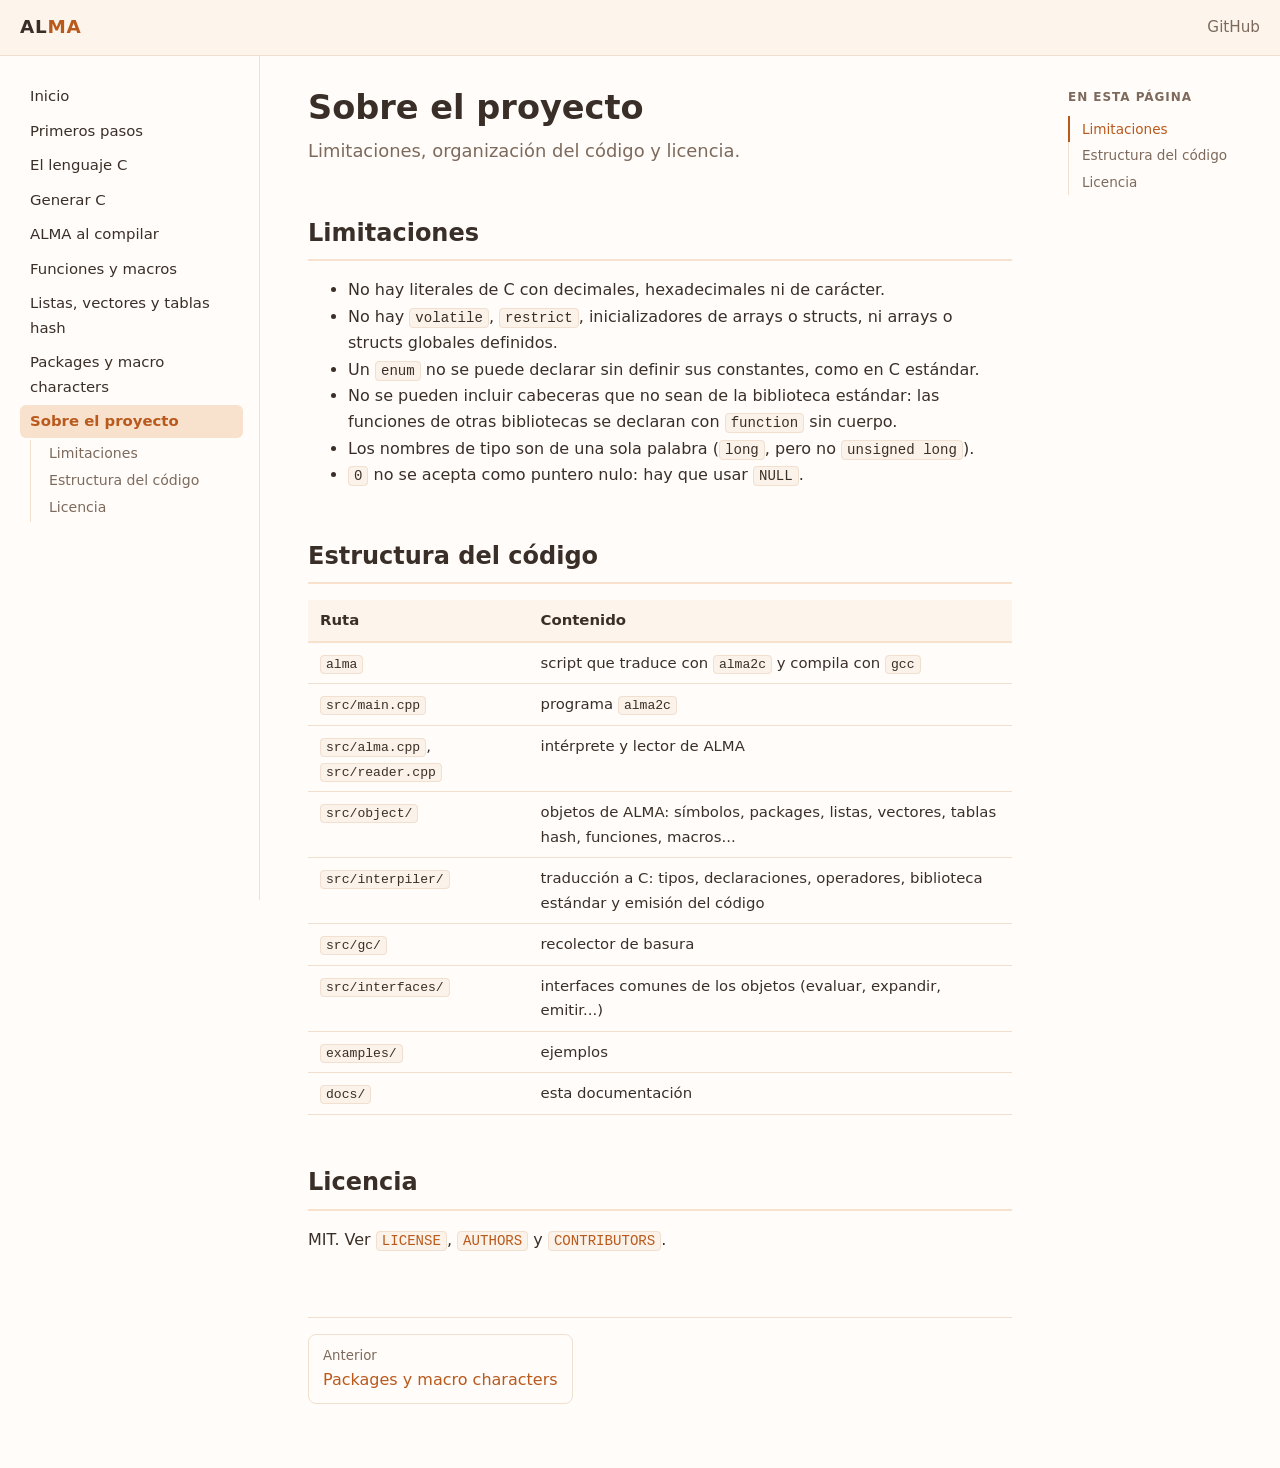
<file: docs/proyecto.html>
<!doctype html>
<html lang="es">
<head>
    <meta charset="utf-8">
    <meta name="viewport" content="width=device-width, initial-scale=1">
    <title>Sobre el proyecto · ALMA</title>
    <link rel="stylesheet" href="assets/style.css">
    <script src="assets/site.js" defer></script>
</head>
<body>
    <header class="topbar">
        <button class="menu-button" aria-label="Menú">☰</button>
        <a class="brand" href="index.html">AL<span>MA</span></a>
        <span class="spacer"></span>
        <a class="github" href="https://github.com/HectareaGalbis/ALMA">GitHub</a>
    </header>
    <div class="layout">
        <nav class="sidebar" id="sidebar"></nav>
        <main class="content">
            <h1>Sobre el proyecto</h1>
            <p class="lead">Limitaciones, organización del código y licencia.</p>

            <h2>Limitaciones</h2>
            <ul>
                <li>No hay literales de C con decimales, hexadecimales ni de carácter.</li>
                <li>No hay <code>volatile</code>, <code>restrict</code>, inicializadores de arrays o structs, ni arrays o structs globales definidos.</li>
                <li>Un <code>enum</code> no se puede declarar sin definir sus constantes, como en C estándar.</li>
                <li>No se pueden incluir cabeceras que no sean de la biblioteca estándar: las funciones de otras bibliotecas se declaran con <code>function</code> sin cuerpo.</li>
                <li>Los nombres de tipo son de una sola palabra (<code>long</code>, pero no <code>unsigned long</code>).</li>
                <li><code>0</code> no se acepta como puntero nulo: hay que usar <code>NULL</code>.</li>
            </ul>

            <h2>Estructura del código</h2>
            <table>
                <tr><th>Ruta</th><th>Contenido</th></tr>
                <tr><td><code>alma</code></td><td>script que traduce con <code>alma2c</code> y compila con <code>gcc</code></td></tr>
                <tr><td><code>src/main.cpp</code></td><td>programa <code>alma2c</code></td></tr>
                <tr><td><code>src/alma.cpp</code>, <code>src/reader.cpp</code></td><td>intérprete y lector de ALMA</td></tr>
                <tr><td><code>src/object/</code></td><td>objetos de ALMA: símbolos, packages, listas, vectores, tablas hash, funciones, macros...</td></tr>
                <tr><td><code>src/interpiler/</code></td><td>traducción a C: tipos, declaraciones, operadores, biblioteca estándar y emisión del código</td></tr>
                <tr><td><code>src/gc/</code></td><td>recolector de basura</td></tr>
                <tr><td><code>src/interfaces/</code></td><td>interfaces comunes de los objetos (evaluar, expandir, emitir...)</td></tr>
                <tr><td><code>examples/</code></td><td>ejemplos</td></tr>
                <tr><td><code>docs/</code></td><td>esta documentación</td></tr>
            </table>

            <h2>Licencia</h2>
            <p>
                MIT. Ver
                <a href="https://github.com/HectareaGalbis/ALMA/blob/main/LICENSE"><code>LICENSE</code></a>,
                <a href="https://github.com/HectareaGalbis/ALMA/blob/main/AUTHORS"><code>AUTHORS</code></a> y
                <a href="https://github.com/HectareaGalbis/ALMA/blob/main/CONTRIBUTORS"><code>CONTRIBUTORS</code></a>.
            </p>

            <nav class="pager" id="pager"></nav>
        </main>
        <aside class="toc" id="toc"></aside>
    </div>
</body>
</html>
</file>
<file: docs/assets/style.css>
:root {
    --bg: #fffcf9;
    --surface: #fdf4ec;
    --code-bg: #fbf2e9;
    --border: #f1dfcf;
    --text: #3a2f28;
    --muted: #7d6a5c;
    --accent: #b9591c;
    --accent-soft: #f8e1cd;
    --accent-line: #f0b88e;
    --tok-comment: #9c8a7c;
    --tok-string: #5f7d3a;
    --tok-keyword: #a2482a;
    --tok-head: #8a4f16;
    --tok-char: #6f5aa0;
    --tok-number: #2f6f8f;
    --sidebar-width: 260px;
    --toc-width: 220px;
    --mono: ui-monospace, "SFMono-Regular", "JetBrains Mono", Menlo, Consolas, monospace;
    --sans: system-ui, -apple-system, "Segoe UI", Roboto, "Helvetica Neue", Arial, sans-serif;
}

@media (prefers-color-scheme: dark) {
    :root {
        --bg: #1c1713;
        --surface: #231c17;
        --code-bg: #2a211b;
        --border: #3a2e25;
        --text: #eee3d9;
        --muted: #b19d8e;
        --accent: #f2a56f;
        --accent-soft: #3d2b1f;
        --accent-line: #8a5733;
        --tok-comment: #8f7d70;
        --tok-string: #a9c47f;
        --tok-keyword: #f0a384;
        --tok-head: #f3c18e;
        --tok-char: #c2b0ef;
        --tok-number: #8cc6e3;
    }
}

* {
    box-sizing: border-box;
}

html {
    scroll-padding-top: 72px;
}

body {
    margin: 0;
    background: var(--bg);
    color: var(--text);
    font-family: var(--sans);
    font-size: 16px;
    line-height: 1.65;
}

a {
    color: var(--accent);
    text-decoration: none;
}

a:hover {
    text-decoration: underline;
}

/* Top bar */

.topbar {
    position: sticky;
    top: 0;
    z-index: 20;
    display: flex;
    align-items: center;
    gap: 12px;
    height: 56px;
    padding: 0 20px;
    background: var(--surface);
    border-bottom: 1px solid var(--border);
}

.brand {
    color: var(--text);
    font-weight: 700;
    font-size: 1.15rem;
    letter-spacing: 0.04em;
}

.brand span {
    color: var(--accent);
}

.brand:hover {
    text-decoration: none;
}

.topbar .spacer {
    flex: 1;
}

.topbar .github {
    color: var(--muted);
    font-size: 0.95rem;
}

.menu-button {
    display: none;
    border: 1px solid var(--border);
    background: var(--bg);
    color: var(--text);
    border-radius: 6px;
    padding: 4px 10px;
    font-size: 1rem;
    cursor: pointer;
}

/* Layout */

.layout {
    display: grid;
    grid-template-columns: var(--sidebar-width) minmax(0, 1fr) var(--toc-width);
    max-width: 1400px;
    margin: 0 auto;
}

.sidebar {
    position: sticky;
    top: 56px;
    height: calc(100vh - 56px);
    overflow-y: auto;
    padding: 24px 16px 40px 20px;
    border-right: 1px solid var(--border);
    font-size: 0.93rem;
}

.sidebar ul {
    list-style: none;
    margin: 0;
    padding: 0;
}

.sidebar > ul > li {
    margin-bottom: 2px;
}

.sidebar a {
    display: block;
    color: var(--text);
    padding: 4px 10px;
    border-radius: 6px;
}

.sidebar a:hover {
    background: var(--accent-soft);
    text-decoration: none;
}

.sidebar a.current {
    background: var(--accent-soft);
    color: var(--accent);
    font-weight: 600;
}

.sidebar ul ul {
    margin: 2px 0 8px 10px;
    padding-left: 8px;
    border-left: 1px solid var(--border);
}

.sidebar ul ul a {
    color: var(--muted);
    padding: 2px 10px;
    font-size: 0.88rem;
}

.content {
    padding: 32px 48px 64px;
    min-width: 0;
}

.toc {
    position: sticky;
    top: 56px;
    height: calc(100vh - 56px);
    overflow-y: auto;
    padding: 32px 16px 40px 8px;
    font-size: 0.85rem;
}

.toc h2 {
    margin: 0 0 8px;
    font-size: 0.75rem;
    text-transform: uppercase;
    letter-spacing: 0.08em;
    color: var(--muted);
    border: none;
    padding: 0;
}

.toc ul {
    list-style: none;
    margin: 0;
    padding: 0;
    border-left: 1px solid var(--border);
}

.toc a {
    display: block;
    color: var(--muted);
    padding: 2px 0 2px 12px;
    margin-left: -1px;
    border-left: 2px solid transparent;
}

.toc a.level-3 {
    padding-left: 24px;
}

.toc a.active {
    color: var(--accent);
    border-left-color: var(--accent);
}

/* Content */

.content h1 {
    font-size: 2.1rem;
    line-height: 1.2;
    margin: 0 0 8px;
}

.content .lead {
    font-size: 1.12rem;
    color: var(--muted);
    margin-top: 0;
}

.content h2 {
    font-size: 1.5rem;
    margin: 48px 0 12px;
    padding-bottom: 6px;
    border-bottom: 2px solid var(--accent-soft);
}

.content h3 {
    font-size: 1.15rem;
    margin: 32px 0 8px;
}

.content h2 .anchor,
.content h3 .anchor {
    margin-left: 8px;
    color: var(--accent-line);
    opacity: 0;
    font-weight: 400;
}

.content h2:hover .anchor,
.content h3:hover .anchor {
    opacity: 1;
    text-decoration: none;
}

code {
    font-family: var(--mono);
    font-size: 0.88em;
    background: var(--code-bg);
    border: 1px solid var(--border);
    border-radius: 4px;
    padding: 1px 5px;
}

pre {
    background: var(--code-bg);
    border: 1px solid var(--border);
    border-left: 3px solid var(--accent-line);
    border-radius: 8px;
    padding: 14px 18px;
    overflow-x: auto;
    line-height: 1.5;
}

pre code {
    background: none;
    border: none;
    padding: 0;
    font-size: 0.87rem;
}

table {
    border-collapse: collapse;
    width: 100%;
    margin: 16px 0;
    font-size: 0.93rem;
    display: block;
    overflow-x: auto;
}

th,
td {
    text-align: left;
    vertical-align: top;
    padding: 8px 12px;
    border-bottom: 1px solid var(--border);
}

th {
    background: var(--surface);
    font-weight: 600;
    border-bottom: 2px solid var(--accent-soft);
}

td code {
    white-space: nowrap;
}

.note {
    background: var(--surface);
    border: 1px solid var(--border);
    border-left: 3px solid var(--accent);
    border-radius: 8px;
    padding: 10px 16px;
    margin: 16px 0;
}

.note p {
    margin: 4px 0;
}

/* Syntax highlighting */

.tok-comment {
    color: var(--tok-comment);
    font-style: italic;
}

.tok-string {
    color: var(--tok-string);
}

.tok-keyword {
    color: var(--tok-keyword);
}

.tok-head {
    color: var(--tok-head);
    font-weight: 600;
}

.tok-char {
    color: var(--tok-char);
}

.tok-number {
    color: var(--tok-number);
}

/* Home page */

.hero {
    padding: 24px 0 8px;
}

.hero h1 {
    font-size: 2.6rem;
}

.hero h1 span {
    color: var(--accent);
}

.side-by-side {
    display: grid;
    grid-template-columns: 1fr 1fr;
    gap: 16px;
}

.side-by-side pre {
    margin: 0;
    height: 100%;
}

.side-by-side .label {
    font-size: 0.8rem;
    text-transform: uppercase;
    letter-spacing: 0.08em;
    color: var(--muted);
    margin-bottom: 4px;
}

.cards {
    display: grid;
    grid-template-columns: repeat(auto-fill, minmax(230px, 1fr));
    gap: 14px;
    margin: 16px 0;
}

.card {
    display: block;
    background: var(--surface);
    border: 1px solid var(--border);
    border-radius: 10px;
    padding: 14px 16px;
    color: var(--text);
}

.card:hover {
    border-color: var(--accent-line);
    text-decoration: none;
}

.card strong {
    display: block;
    color: var(--accent);
    margin-bottom: 4px;
}

.card span {
    color: var(--muted);
    font-size: 0.92rem;
}

/* Previous and next page */

.pager {
    display: flex;
    justify-content: space-between;
    gap: 16px;
    margin-top: 64px;
    padding-top: 16px;
    border-top: 1px solid var(--border);
}

.pager a {
    display: block;
    border: 1px solid var(--border);
    border-radius: 8px;
    padding: 10px 14px;
    max-width: 48%;
}

.pager a:hover {
    border-color: var(--accent-line);
    text-decoration: none;
}

.pager small {
    display: block;
    color: var(--muted);
}

.pager .next {
    margin-left: auto;
    text-align: right;
}

/* Small screens */

@media (max-width: 1100px) {
    .layout {
        grid-template-columns: var(--sidebar-width) minmax(0, 1fr);
    }

    .toc {
        display: none;
    }
}

@media (max-width: 760px) {
    .layout {
        display: block;
    }

    .menu-button {
        display: inline-block;
    }

    .sidebar {
        display: none;
        position: fixed;
        top: 56px;
        left: 0;
        right: 0;
        bottom: 0;
        height: auto;
        z-index: 15;
        background: var(--surface);
        border-right: none;
    }

    body.menu-open .sidebar {
        display: block;
    }

    .content {
        padding: 24px 16px 48px;
    }

    .side-by-side {
        grid-template-columns: 1fr;
    }

    .hero h1 {
        font-size: 2rem;
    }
}
</file>
